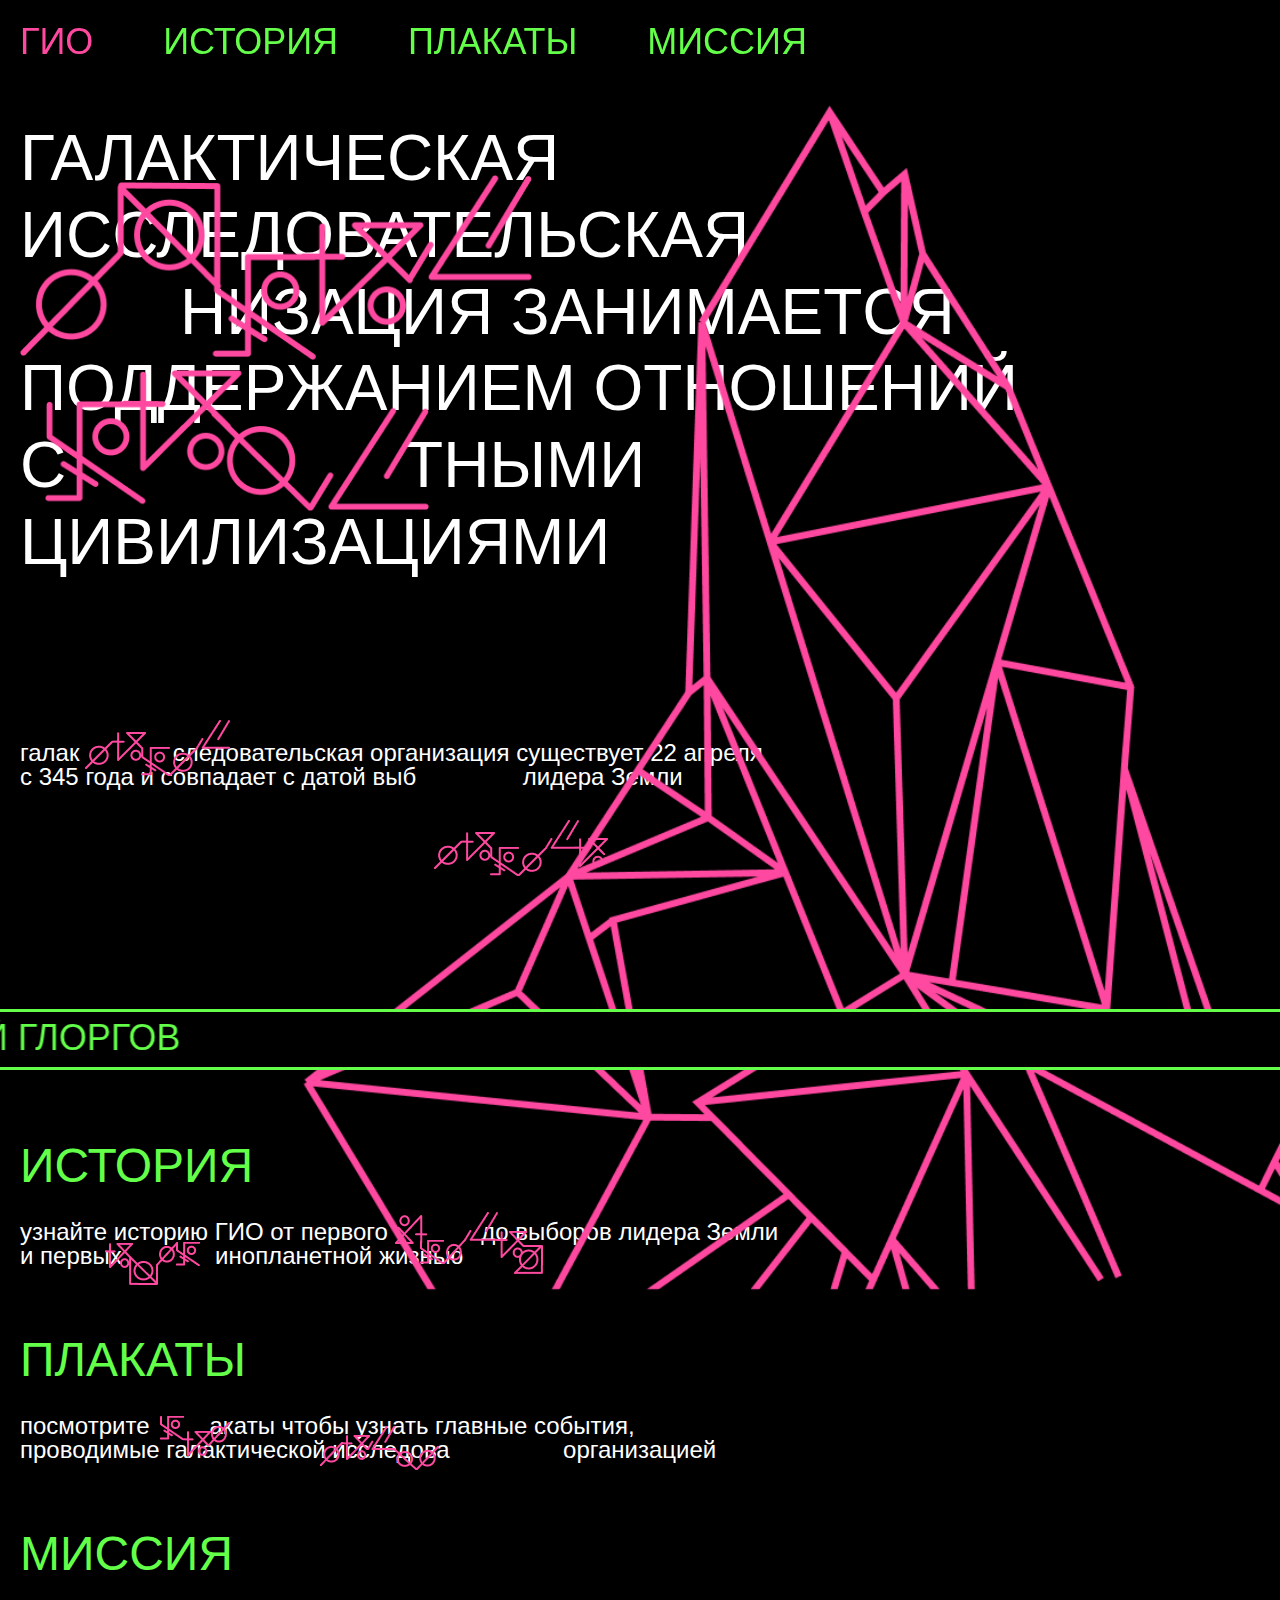
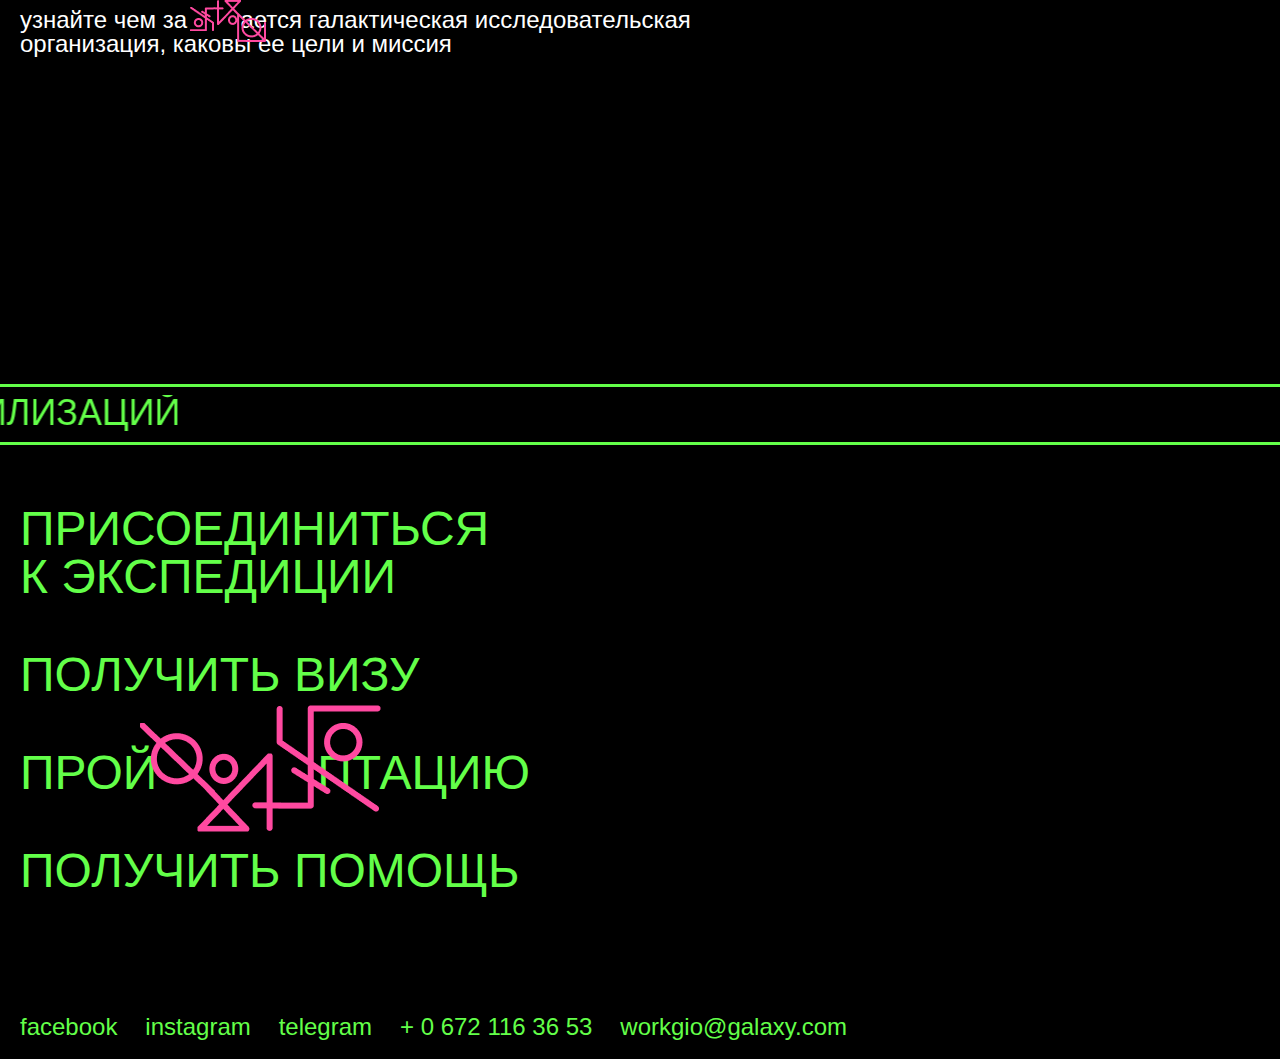
<file: index.html>
<!DOCTYPE html>
<html lang="ru" dir="ltr">
  <head>
    <meta charset="utf-8">
    <title>Галактическая исследовательская организация</title>
    <link rel="stylesheet" href="styles/master.css">
    <script src="js/anime.min.js"></script>
    <meta name='viewport' content='width=device-width,initial-scale=1'/>
  </head>

  <body>

    <div class="navigation">
      <img class="nav_mobile" src="img/letters/nav_mobile.png" alt="">

      <div class="nav-back-block">
        <img class="nav_mobile-back" src="img/letters/nav_mobile-back.png" alt="">
      </div>

      <nav class="nav">
        <a class="is-active" href="index.html" >ГИО</a>
        <a class="int" href="history.html" >ИСТОРИЯ</a>
        <a class="int" href="posters.html" >ПЛАКАТЫ</a>
        <a class="int" href="mission.html" >МИССИЯ</a>
      </nav>
    </div>

    <img class="tower" src="img/tower.png" alt="">

    <div class="content">

      <div class="first block">

        <img id="index-letter-title-1" src="img/letters/index-letter-title-1.png" alt="">
        <img id="index-letter-title-2" src="img/letters/index-letter-title-2.png" alt="">

        <h1 class="big_title font">ГАЛАКТИЧЕСКАЯ ИССЛЕДОВАТЕЛЬСКАЯ  &nbsp;&nbsp;&nbsp;&nbsp;&nbsp;&nbsp;&nbsp;&nbsp;&nbsp;НИЗАЦИЯ ЗАНИМАЕТСЯ ПОДДЕРЖАНИЕМ ОТНОШЕНИЙ С&nbsp;  &nbsp;&nbsp;&nbsp;&nbsp;&nbsp;&nbsp;&nbsp;&nbsp;&nbsp;&nbsp;&nbsp;&nbsp;&nbsp;&nbsp;&nbsp;&nbsp;&nbsp;ТНЫМИ ЦИВИЛИЗАЦИЯМИ</h1>

        <img id="index-letter-desc-1" src="img/letters/index-letter-desc-1.png" alt="">
        <img id="index-letter-desc-2" src="img/letters/index-letter-desc-2.png" alt="">

        <p class="font">галак&nbsp;&nbsp;&nbsp;&nbsp;&nbsp;&nbsp;&nbsp;&nbsp;&nbsp;&nbsp;&nbsp;&nbsp;&nbsp;&nbsp;следовательская организация существует 22 апреля с&nbsp;345 года и&nbsp;совпадает&nbsp;с датой выб&nbsp;&nbsp;&nbsp;&nbsp;&nbsp;&nbsp;&nbsp;&nbsp;&nbsp;&nbsp;&nbsp;&nbsp;&nbsp;&nbsp;&nbsp;&nbsp;лидера Земли</p>

      </div>

      <div class="news_line">
        <hr>
        <marquee direction="right" scrollamount="20" onmouseover="this.stop();" onmouseout="this.start();">

        <p class="news int">ЗЕМЛЯ ЗАКЛЮЧИЛА СОЮЗ С РАССОЙ ГЛОРГОВ ЗЕМЛЯ ЗАКЛЮЧИЛА СОЮЗ С РАССОЙ ГЛОРГОВ ЗЕМЛЯ ЗАКЛЮЧИЛА СОЮЗ С РАССОЙ ГЛОРГОВ ЗЕМЛЯ ЗАКЛЮЧИЛА СОЮЗ С РАССОЙ ГЛОРГОВ ЗЕМЛЯ ЗАКЛЮЧИЛА СОЮЗ С РАССОЙ ГЛОРГОВ ЗЕМЛЯ ЗАКЛЮЧИЛА СОЮЗ С РАССОЙ ГЛОРГОВ ЗЕМЛЯ ЗАКЛЮЧИЛА СОЮЗ С РАССОЙ ГЛОРГОВ ЗЕМЛЯ ЗАКЛЮЧИЛА СОЮЗ С РАССОЙ ГЛОРГОВ</p>

        </marquee>
        <hr>
      </div>


      <div class="second block">
        <div class="history_link section">

          <img id="index-letter-history-1" src="img/letters/index-letter-history-1.png" alt="">
          <img id="index-letter-history-2" src="img/letters/index-letter-history-2.png" alt="">

          <a  class="link_html int" href="history.html">ИСТОРИЯ</a>
          <p class="descr font">узнайте историю ГИО&nbsp;от первого &nbsp;&nbsp;&nbsp;&nbsp;&nbsp;&nbsp;&nbsp;&nbsp;&nbsp;&nbsp;&nbsp;&nbsp;&nbsp;до выборов лидера Земли и&nbsp;первых &nbsp;&nbsp;&nbsp;&nbsp;&nbsp;&nbsp;&nbsp;&nbsp;&nbsp;&nbsp;&nbsp;&nbsp; инопланетной жизнью</p>
        </div>
        <div class="posters_link section">

          <img id="index-letter-poster-1" src="img/letters/index-letter-poster-1.png" alt="">
          <img id="index-letter-poster-2" src="img/letters/index-letter-poster-2.png" alt="">

          <a  class="link_html int" href="posters.html">ПЛАКАТЫ</a>
          <p class="descr font">посмотрите &nbsp;&nbsp;&nbsp;&nbsp;&nbsp;&nbsp;&nbsp;&nbsp;акаты чтобы узнать главные события, проводимые
галактической исследова&nbsp;&nbsp;&nbsp;&nbsp;&nbsp;&nbsp;&nbsp;&nbsp;&nbsp;&nbsp;&nbsp;&nbsp;&nbsp;&nbsp;&nbsp;&nbsp; организацией</p>
        </div>
        <div class="mission_link section">

          <img id="index-letter-mission" src="img/letters/index-letter-mission.png" alt="">

          <a  class="link_html int" href="mission.html">МИССИЯ</a>
          <p class="descr font">узнайте чем за&nbsp;&nbsp;&nbsp;&nbsp;&nbsp;&nbsp;&nbsp;&nbsp;ается галактическая исследовательская организация, каковы&nbsp;ее цели и&nbsp;миссия</p>
        </div>
      </div>

      <div class="servises">
        <div class="third block">
          <p class="serv_title">УСЛУГИ</p>
        </div>
        <div class="news_line_second">
          <hr>

          <marquee direction="right" scrollamount="20" onmouseover="this.stop();" onmouseout="this.start();">
          <p  class="news int">НА СПУТНИКЕ КЕПЛЕРА В ГАЛАКТИКЕ АНДРОМЕДА НАЙДЕНЫ ОСТАТКИ ДРЕВНИХ ЦИВИЛИЗАЦИЙ НА СПУТНИКЕ КЕПЛЕРА В ГАЛАКТИКЕ АНДРОМЕДА НАЙДЕНЫ ОСТАТКИ ДРЕВНИХ ЦИВИЛИЗАЦИЙ НА СПУТНИКЕ КЕПЛЕРА В ГАЛАКТИКЕ АНДРОМЕДА НАЙДЕНЫ ОСТАТКИ ДРЕВНИХ ЦИВИЛИЗАЦИЙ НА СПУТНИКЕ КЕПЛЕРА В ГАЛАКТИКЕ АНДРОМЕДА НАЙДЕНЫ ОСТАТКИ ДРЕВНИХ ЦИВИЛИЗАЦИЙ</p>
          </marquee>

          <hr>
        </div>
        <div class="third block">

          <img id="index-letter-adaptation" src="img/letters/index-letter-adaptation.png" alt="">

          <p class="link_none int" href="#">ПРИСОЕДИНИТЬСЯ К&nbsp;ЭКСПЕДИЦИИ</p>
          <p class="link_none int" href="#">ПОЛУЧИТЬ ВИЗУ</p>
          <p class="link_none int" href="#">ПРОЙ&nbsp;&nbsp;&nbsp;&nbsp;&nbsp;&nbsp;&nbsp;&nbsp;&nbsp;&nbsp;&nbsp;&nbsp;ПТАЦИЮ</p>
          <p class="link_none int" href="#">ПОЛУЧИТЬ ПОМОЩЬ</p>
        </div>
      </div>

      <footer>
        <a class="link_footer int" href="#">facebook</a>
        <a class="link_footer int" href="#">instagram</a>
        <a class="link_footer int" href="#">telegram</a>
        <a class="link_footer int" href="#">+ 0 672 116 36 53</a>
        <a class="link_footer int" href="#">workgio@galaxy.com</a>
      </footer>

    </div>
    <script src="js/index.js"></script>
  </body>
</html>
</file>
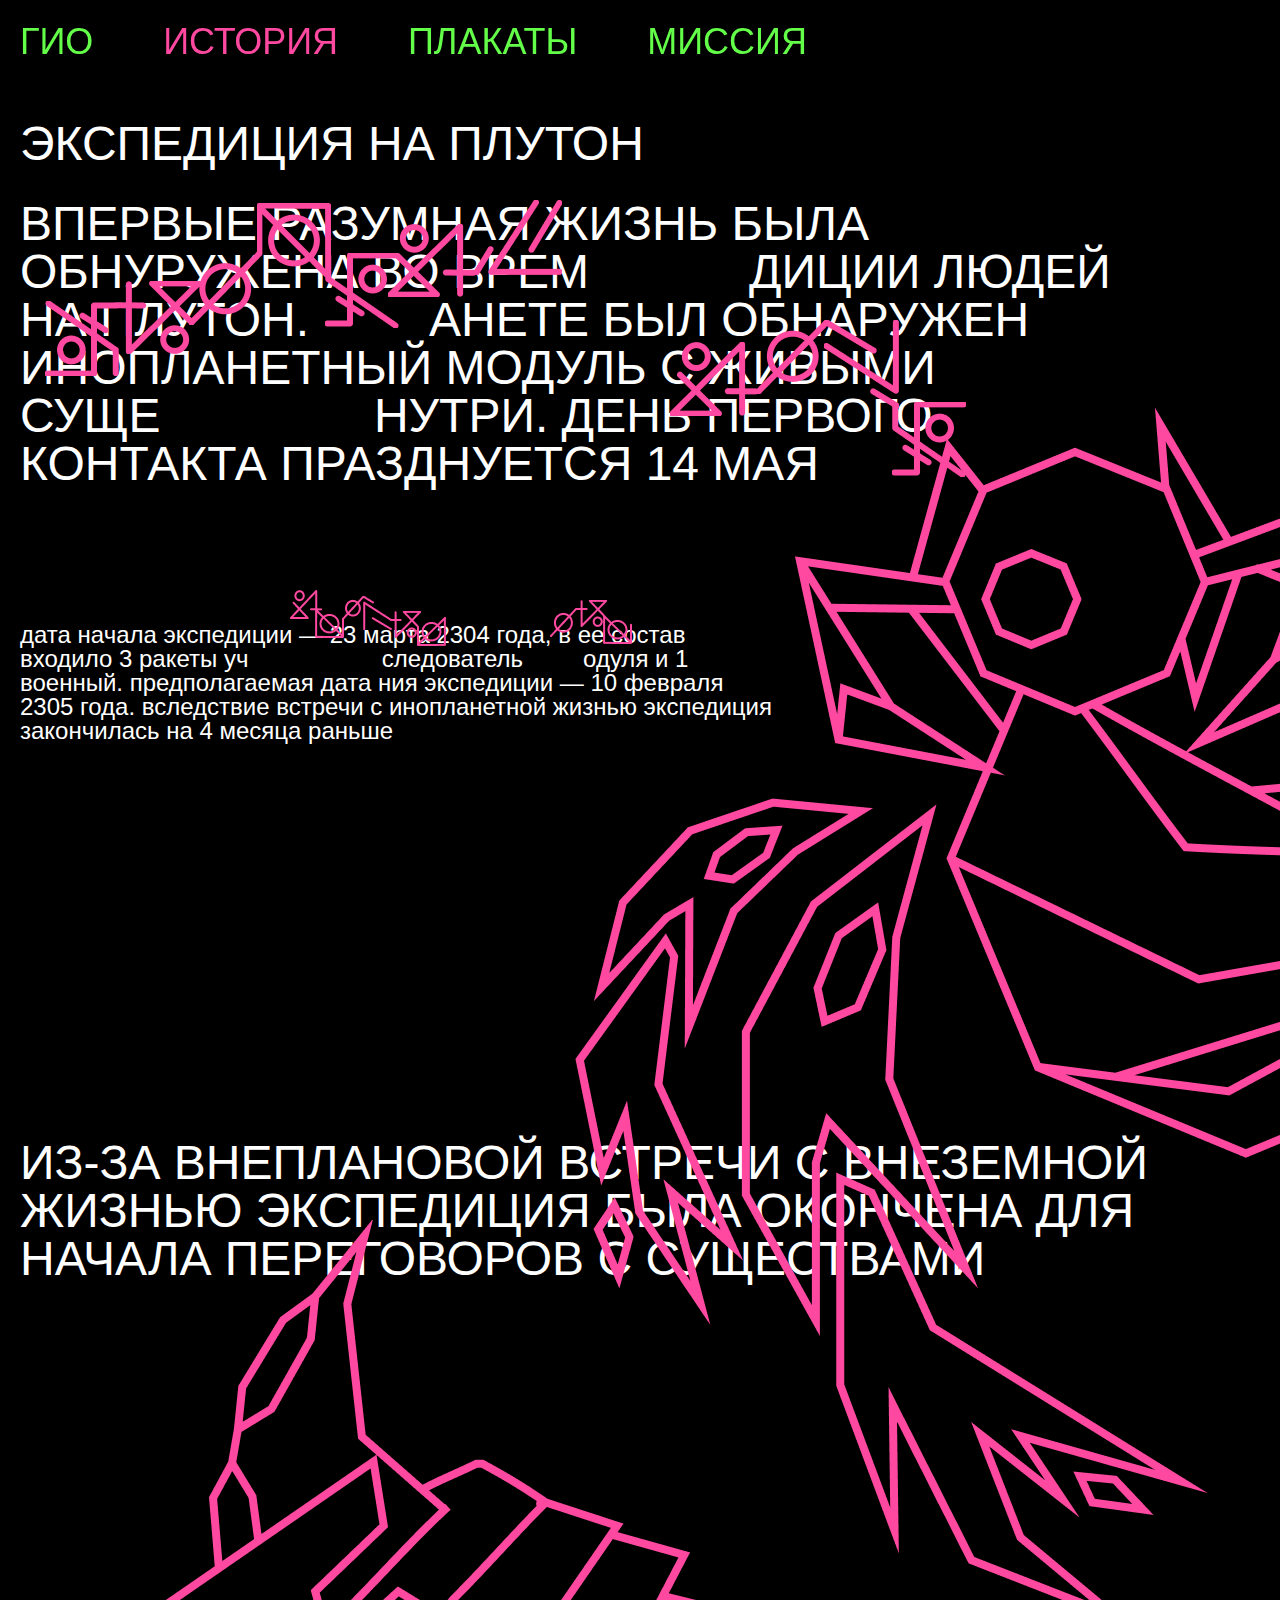
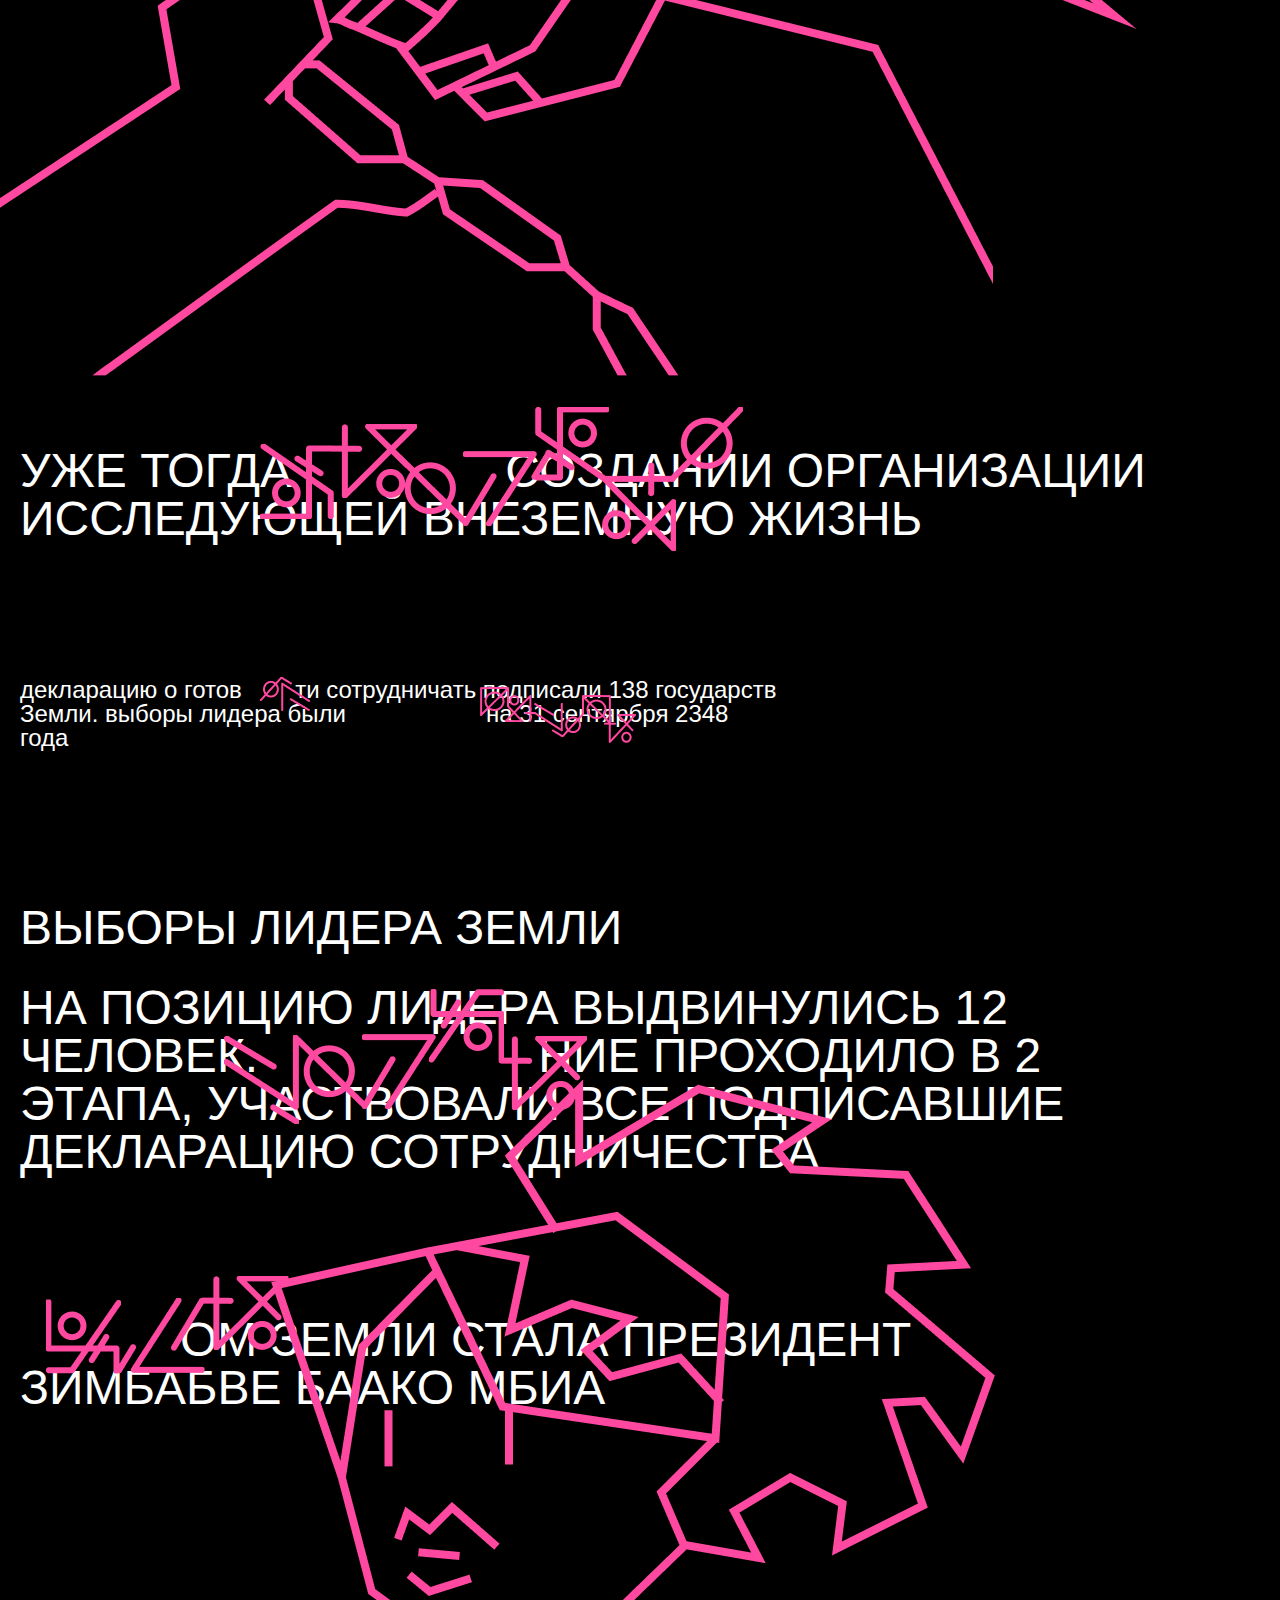
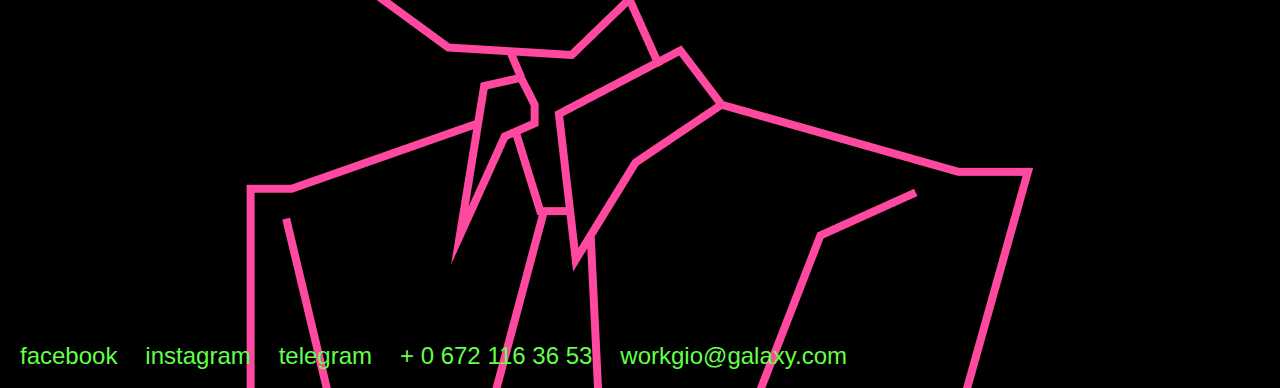
<file: history.html>
<!DOCTYPE html>
<html lang="ru" dir="ltr">
  <head>
    <meta charset="utf-8">
    <title>Галактическая исследовательская организация</title>
    <link rel="stylesheet" href="styles/master.css">
    <script src="js/anime.min.js"></script>
    <meta name='viewport' content='width=device-width,initial-scale=1'/>
    <script src="js/jquery-3.5.1.min.js"></script>
  </head>

  <body>

    <div class="navigation">
      <img class="nav_mobile" src="img/letters/nav_mobile.png" alt="">

      <div class="nav-back-block">
        <img class="nav_mobile-back" src="img/letters/nav_mobile-back.png" alt="">
      </div>

      <nav class="nav">
        <a class="int " href="index.html" >ГИО</a>
        <a class="is-active" href="history.html" >ИСТОРИЯ</a>
        <a class="int " href="posters.html" >ПЛАКАТЫ</a>
        <a class="int " href="mission.html" >МИССИЯ</a>
      </nav>
    </div>

    <div class="content">

      <img class="pluto" src="img/pluto.png" alt="">
      <img class="alien-hands" src="img/alien-hands.png" alt="">

      <img class="president" src="img/president.png" alt="">

        <div class="first-history block">

          <img id="history-letter-title-1" src="img/letters/history-letter-title-1.png" alt="">
          <img id="history-letter-title-2" src="img/letters/history-letter-title-2.png" alt="">
          <img id="history-letter-desc-1" src="img/letters/history-letter-desc-1.png" alt="">
          <img id="history-letter-desc-2" src="img/letters/history-letter-desc-2.png" alt="">

          <h2 class="history title font" >ЭКСПЕДИЦИЯ НА ПЛУТОН</h2>
          <h2 class="history_descr font" >ВПЕРВЫЕ РАЗУМНАЯ ЖИЗНЬ БЫЛА ОБНУРУЖЕНА ВО&nbsp;ВРЕМ&nbsp;&nbsp;&nbsp;&nbsp;&nbsp;&nbsp;&nbsp;&nbsp;&nbsp;&nbsp;&nbsp;&nbsp;ДИЦИИ ЛЮДЕЙ НА ПЛУТОН.
  &nbsp;&nbsp;&nbsp;&nbsp;&nbsp;&nbsp;&nbsp;&nbsp;АНЕТЕ БЫЛ ОБНАРУЖЕН ИНОПЛАНЕТНЫЙ МОДУЛЬ С ЖИВЫМИ СУЩЕ&nbsp;&nbsp;&nbsp;&nbsp;&nbsp;&nbsp;&nbsp;&nbsp;&nbsp;&nbsp;&nbsp;&nbsp;&nbsp;&nbsp;&nbsp;&nbsp;НУТРИ. ДЕНЬ ПЕРВОГО КОНТАКТА ПРАЗДНУЕТСЯ 14 МАЯ</h2>

          <p class="font">дата начала экспедиции — 23 марта 2304 года, в&nbsp;ее&nbsp;состав входило
  3 ракеты уч&nbsp;&nbsp;&nbsp;&nbsp;&nbsp;&nbsp;&nbsp;&nbsp;&nbsp;&nbsp;&nbsp;&nbsp;&nbsp;&nbsp;&nbsp;&nbsp;&nbsp;&nbsp;&nbsp;&nbsp;следователь&nbsp;&nbsp;&nbsp;&nbsp;&nbsp;&nbsp;&nbsp;&nbsp;&nbsp;одуля&nbsp;и 1 военный. предполагаемая дата ния экспедиции — 10 февраля 2305 года. вследствие встречи&nbsp;с инопланетной жизнью экспедиция закончилась&nbsp;на 4 месяца раньше</p>

      </div>

      <div class="second-history block">
        <h2 class=" history_text font" >ИЗ-ЗА ВНЕПЛАНОВОЙ ВСТРЕЧИ С&nbsp;ВНЕЗЕМНОЙ ЖИЗНЬЮ ЭКСПЕДИЦИЯ БЫЛА ОКОНЧЕНА
ДЛЯ НАЧАЛА ПЕРЕГОВОРОВ С&nbsp;СУЩЕСТВАМИ</h2>

      </div>

      <div class="third-history block">
        <img id="history-letter-title-3" src="img/letters/history-letter-title-3.png" alt="">
        <img id="history-letter-desc-3" src="img/letters/history-letter-desc-3.png" alt="">
        <img id="history-letter-desc-4" src="img/letters/history-letter-desc-4.png" alt="">
        <h2 class="history_descr font" >УЖЕ ТОГДА&nbsp;&nbsp;&nbsp;&nbsp;&nbsp;&nbsp;&nbsp;&nbsp;&nbsp;&nbsp;&nbsp;&nbsp;&nbsp;&nbsp;&nbsp;&nbsp;СОЗДАНИИ ОРГАНИЗАЦИИ ИССЛЕДУЮЩЕЙ ВНЕЗЕМНУЮ ЖИЗНЬ</h2>

        <p class="font">декларацию о готов&nbsp;&nbsp;&nbsp;&nbsp;&nbsp;&nbsp;&nbsp;&nbsp;ти сотрудничать подписали 138 государств Земли. выборы лидера были &nbsp;&nbsp;&nbsp;&nbsp;&nbsp;&nbsp;&nbsp;&nbsp;&nbsp;&nbsp;&nbsp;&nbsp;&nbsp;&nbsp;&nbsp;&nbsp;&nbsp;&nbsp;&nbsp;&nbsp;на 31 сентярбря 2348 года</p>

      </div>

      <div class="forth-history block">
        <img id="history-letter-title-4" src="img/letters/history-letter-title-4.png" alt="">
        <h2 class="history title font" >ВЫБОРЫ ЛИДЕРА ЗЕМЛИ</h2>
        <h2 class="history_descr font" >НА ПОЗИЦИЮ ЛИДЕРА ВЫДВИНУЛИСЬ 12 ЧЕЛОВЕК. &nbsp;&nbsp;&nbsp;&nbsp;&nbsp;&nbsp;&nbsp;&nbsp;&nbsp;&nbsp;&nbsp;&nbsp;&nbsp;&nbsp;&nbsp;&nbsp;&nbsp;&nbsp;&nbsp;&nbsp;НИЕ ПРОХОДИЛО В 2 ЭТАПА, УЧАСТВОВАЛИ ВСЕ ПОДПИСАВШИЕ ДЕКЛАРАЦИЮ СОТРУДНИЧЕСТВА</h2>

      </div>

      <div class="fifth-history block">
        <img id="history-letter-title-5" src="img/letters/history-letter-title-5.png" alt="">
        <h2 class=" history_descr font" >&nbsp;&nbsp;&nbsp;&nbsp;&nbsp;&nbsp;&nbsp;&nbsp;&nbsp;&nbsp;&nbsp;&nbsp;ОМ ЗЕМЛИ СТАЛА ПРЕЗИДЕНТ ЗИМБАБВЕ БААКО МБИА</h2>

      </div>


      <footer>
        <a class="link_footer int" href="#">facebook</a>
        <a class="link_footer int" href="#">instagram</a>
        <a class="link_footer int" href="#">telegram</a>
        <a class="link_footer int" href="#">+ 0 672 116 36 53</a>
        <a class="link_footer int" href="#">workgio@galaxy.com</a>
      </footer>

    </div>
    <script src="js/index.js"></script>
  </body>
</html>
</file>
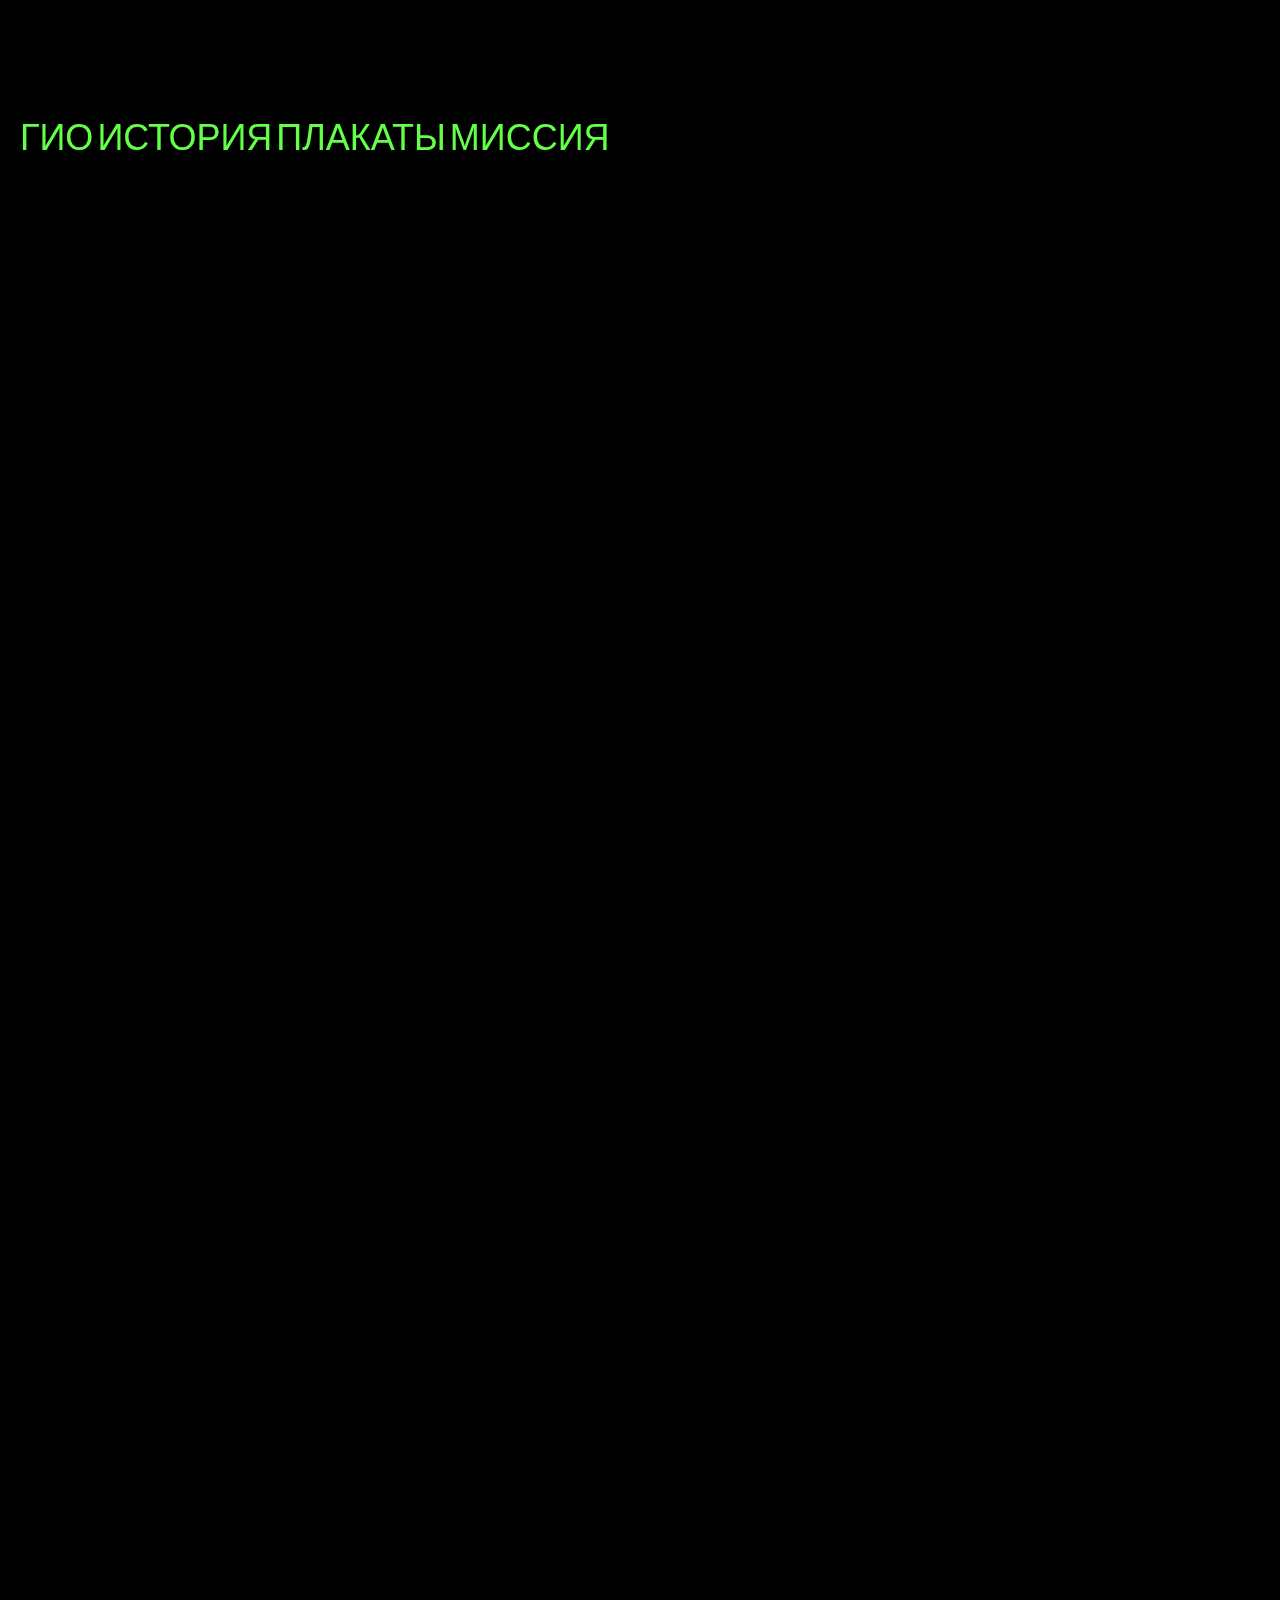
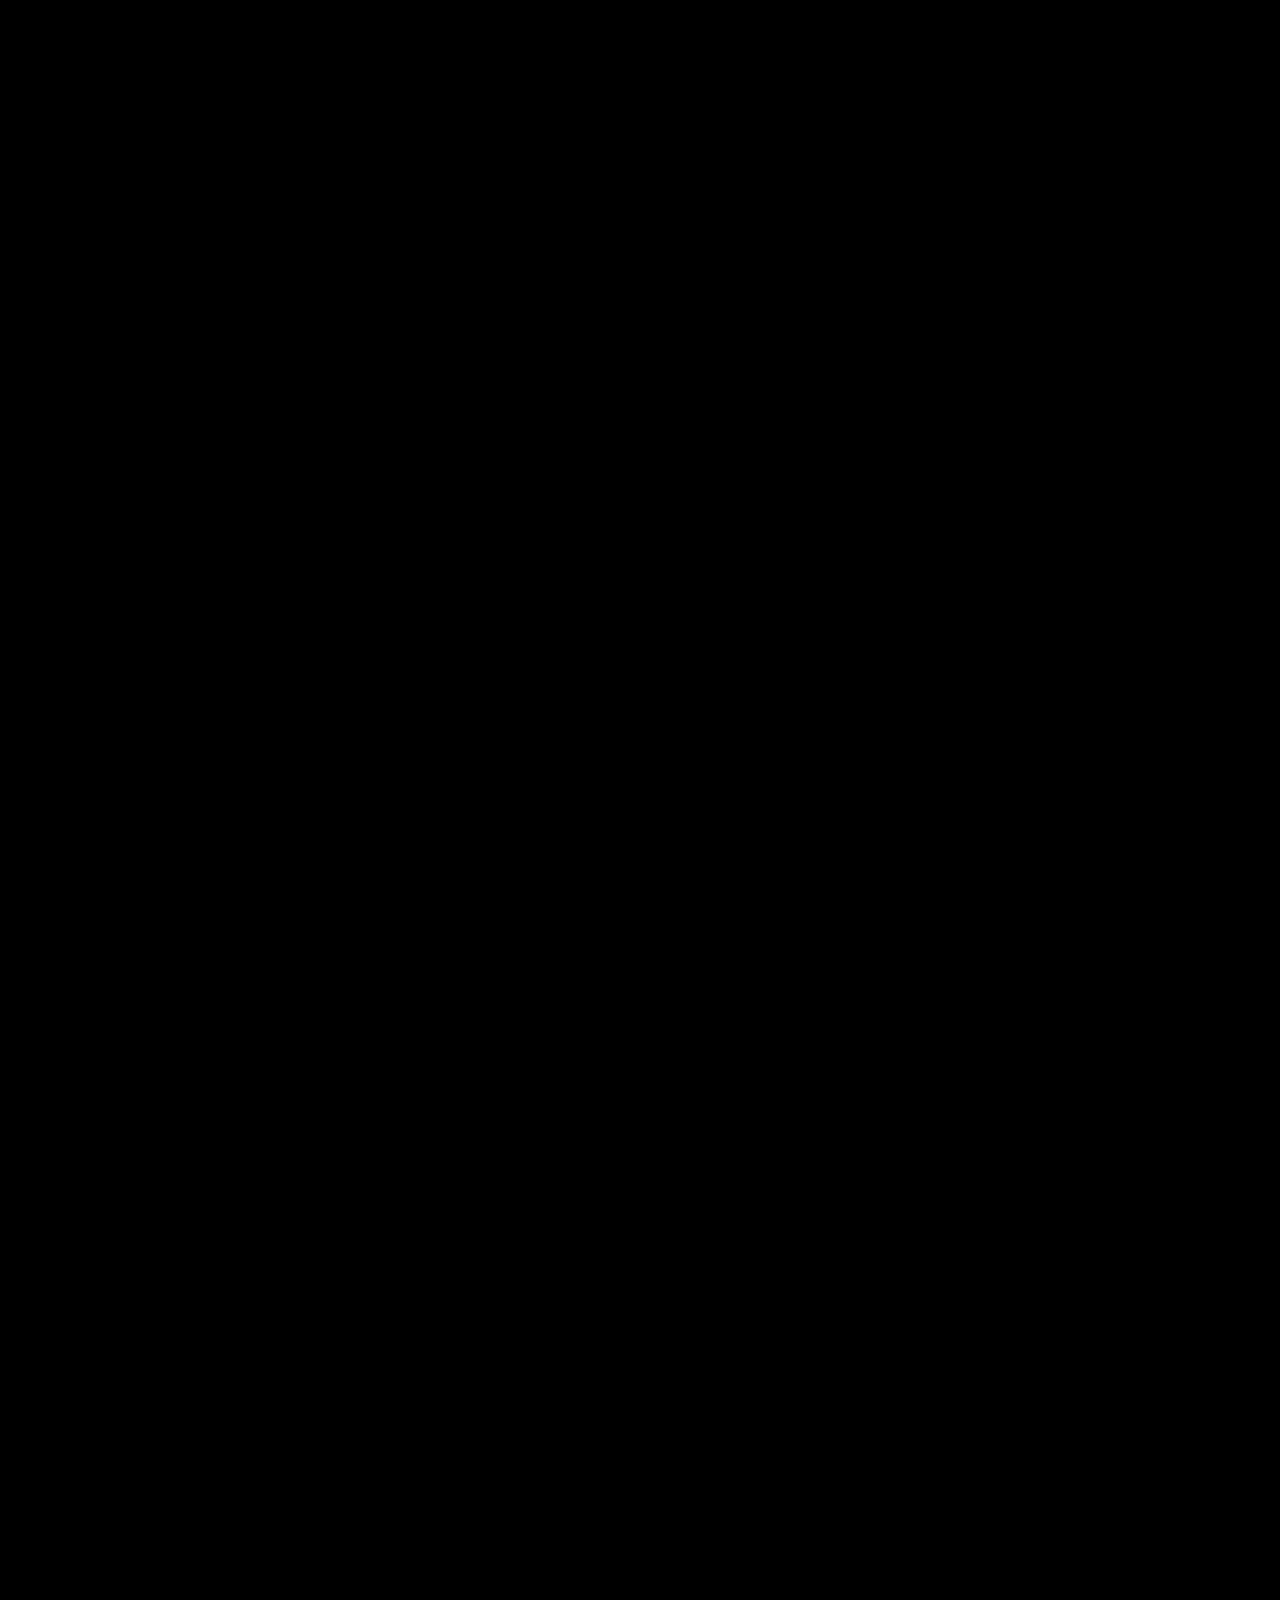
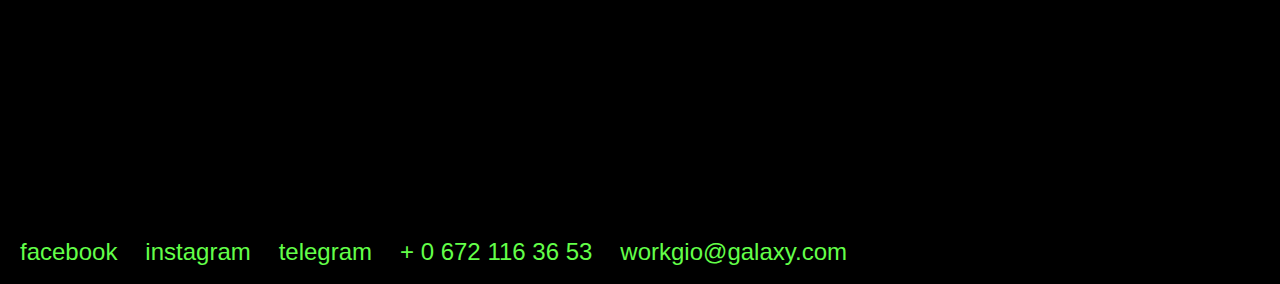
<file: index-history.html>
<!DOCTYPE html>
<html lang="ru" dir="ltr">
  <head>
    <meta charset="utf-8">
    <title>Галактическая исследовательская организация</title>
    <link rel="stylesheet" href="styles/master.css">
    <script src="js/anime.min.js"></script>
    <meta name='viewport' content='width=device-width,initial-scale=1'/>
    </script>
  </head>

  <body>

    <!-- <img class="tower" src="img/tower.png" alt=""> -->

    <div class="content">

        <div class="first block">
          <div class="navigation">
            <nav>
              <a href="index.html" >ГИО</a>
              <a href="index-history.html" >ИСТОРИЯ</a>
              <a href="index-posters.html" >ПЛАКАТЫ</a>
              <a href="index-mission.html" >МИССИЯ</a>
            </nav>
          </div>

          <h2 class="history title" >ЭКСПЕДИЦИЯ НА ПЛУТОН</h2>
          <h2 class="history_descr" >ВПЕРВЫЕ РАЗУМНАЯ ЖИЗНЬ БЫЛА ОБНУРУЖЕНА ВО ВРЕМЯ ЭКСПЕДИЦИИ ЛЮДЕЙ НА ПЛУТОН.
  НА ПЛАНЕТЕ БЫЛ ОБНАРУЖЕН ИНОПЛАНЕТНЫЙ МОДУЛЬ С ЖИВЫМИ СУЩЕСТВАМИ ВНУТРИ. ДЕНЬ ПЕРВОГО КОНТАКТА ПРАЗДНУЕТСЯ 14 МАЯ</h2>

          <p>дата начала экспедиции — 23 марта 2304 года, в ее состав входило
  3 ракеты с учеными, 5 исследовательских модуля и 1 военный. предполагаемая дата окончания экспедиции — 10 февраля 2305 года. вследствие встречи с инопланетной жизнью экспедиция закончилась на 4 месяца раньше</p>

      </div>

      <div class="second-history block">
        <h2 class="history_text" >ИЗ-ЗА ВНЕПЛАНОВОЙ ВСТРЕЧИ С ВНЕЗЕМНОЙ ЖИЗНЬЮ ЭКСПЕДИЦИЯ БЫЛА ОКОНЧЕНА
ДЛЯ НАЧАЛА ПЕРЕГОВОРОВ С СУЩЕСТВАМИ</h2>

      </div>

      <div class="third-history block">
        <h2 class="history_descr" >УЖЕ ТОГДА ВСТАЛ ВОПРОС О СОЗДАНИИ ОРГАНИЗАЦИИ ИССЛЕДУЮЩЕЙ ВНЕЗЕМНУЮ ЖИЗНЬ И ВЕДУЩЕЙ ПЕРЕГОВОРЫ С НЕЙ</h2>

        <p>декларацию о готовности сотрудничать подписали 138 государств Земли. выборы лидера были назначены на 31 сентярбря 2348 года</p>

      </div>

      <div class="forth-history block">
        <h2 class="history title" >ВЫБОРЫ ЛИДЕРА ЗЕМЛИ</h2>
        <h2 class="history_descr" >НА ПОЗИЦИЮ ЛИДЕРА ВЫДВИНУЛИСЬ 12 ЧЕЛОВЕК. ГОЛОСОВАНИЕ ПРОХОДИЛО В 2 ЭТАПА В НЕМ УЧАСТВОВАЛИ ВСЕ ПОДПИСАВШИЕ ДЕКЛАРАЦИЮ О СОТРУДНИЧЕСТВЕ</h2>

      </div>

      <div class="fifth-history block">
        <h2 class="history_descr" >ЛИДЕРОМ ЗЕМЛИ СТАЛА ПРЕЗИДЕНТ ЗИМБАБВЕ БААКО МБИА</h2>

      </div>


      <footer>
        <a class="link_footer" href="#">facebook</a>
        <a class="link_footer" href="#">instagram</a>
        <a class="link_footer" href="#">telegram</a>
        <a class="link_footer" href="#">+ 0 672 116 36 53</a>
        <a class="link_footer" href="#">workgio@galaxy.com</a>
      </footer>

    </div>
    <script src="js/index.js"></script>
  </body>
</html>
</file>
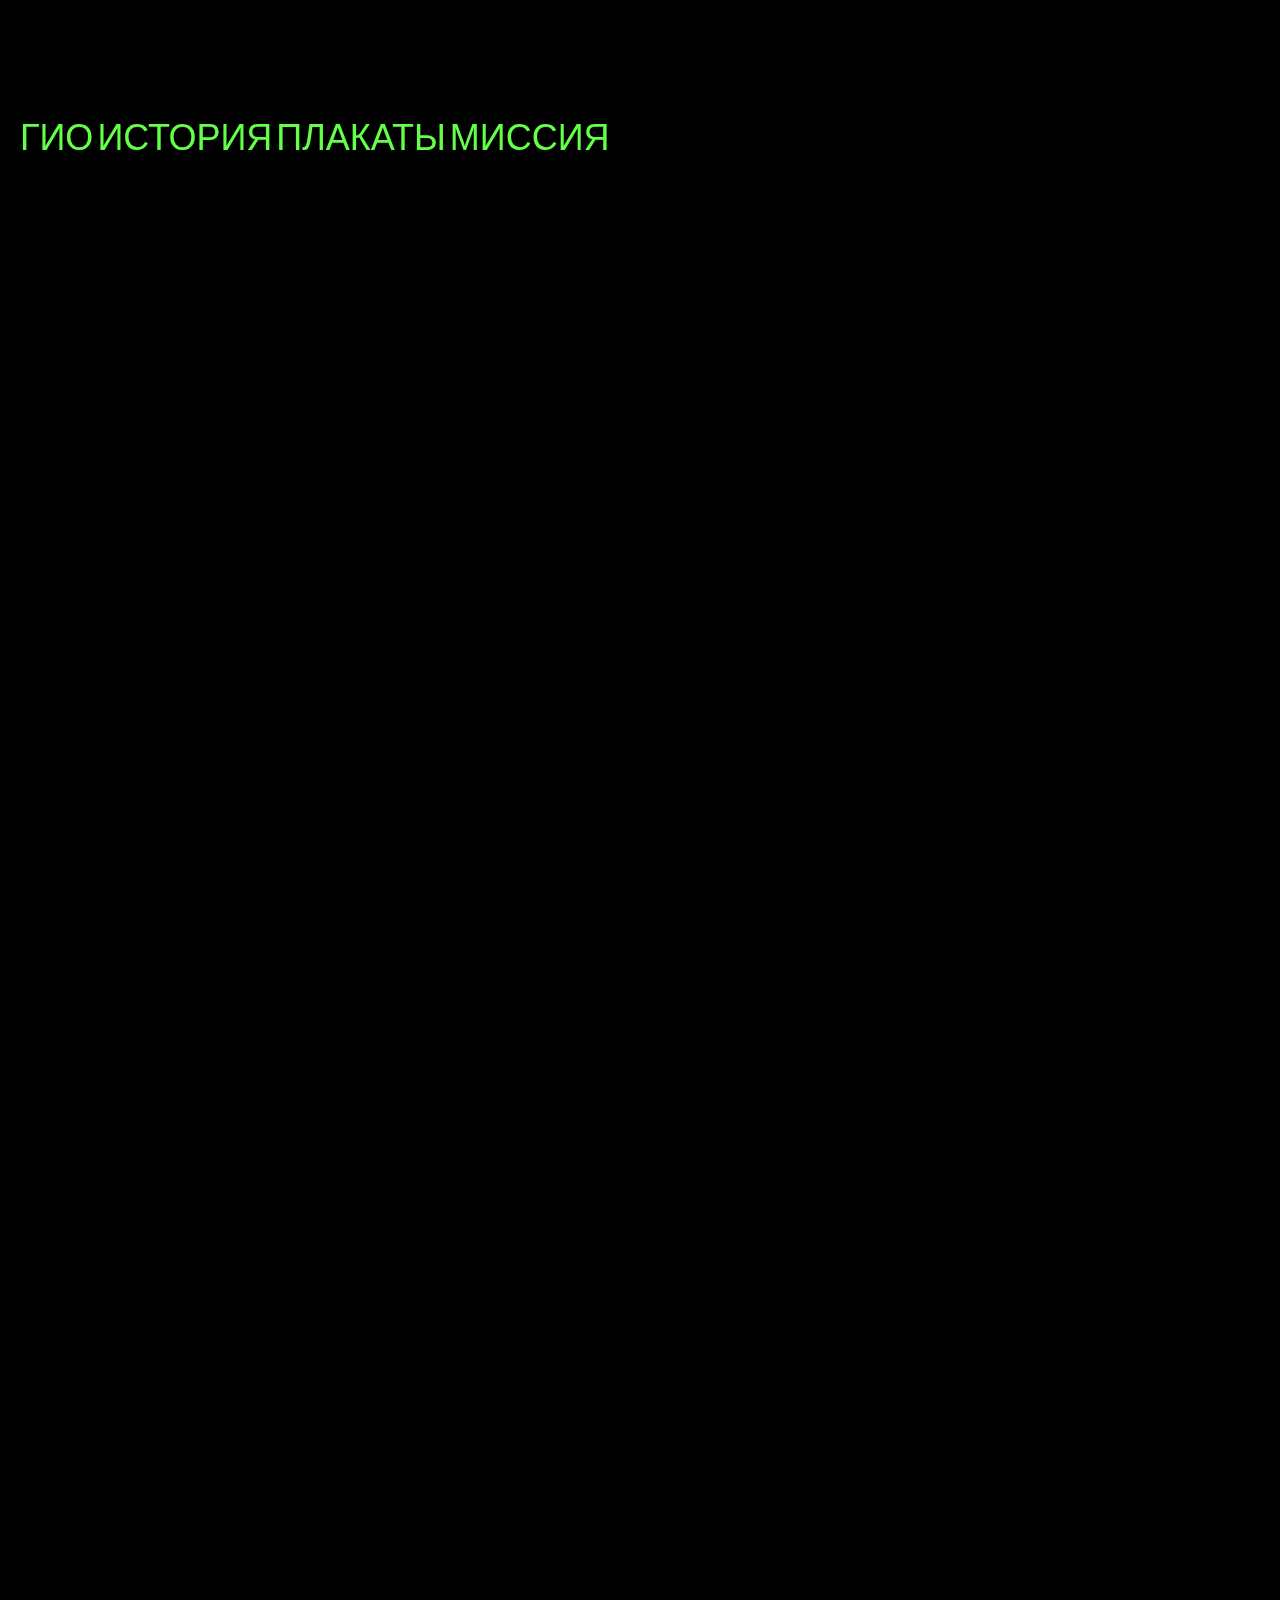
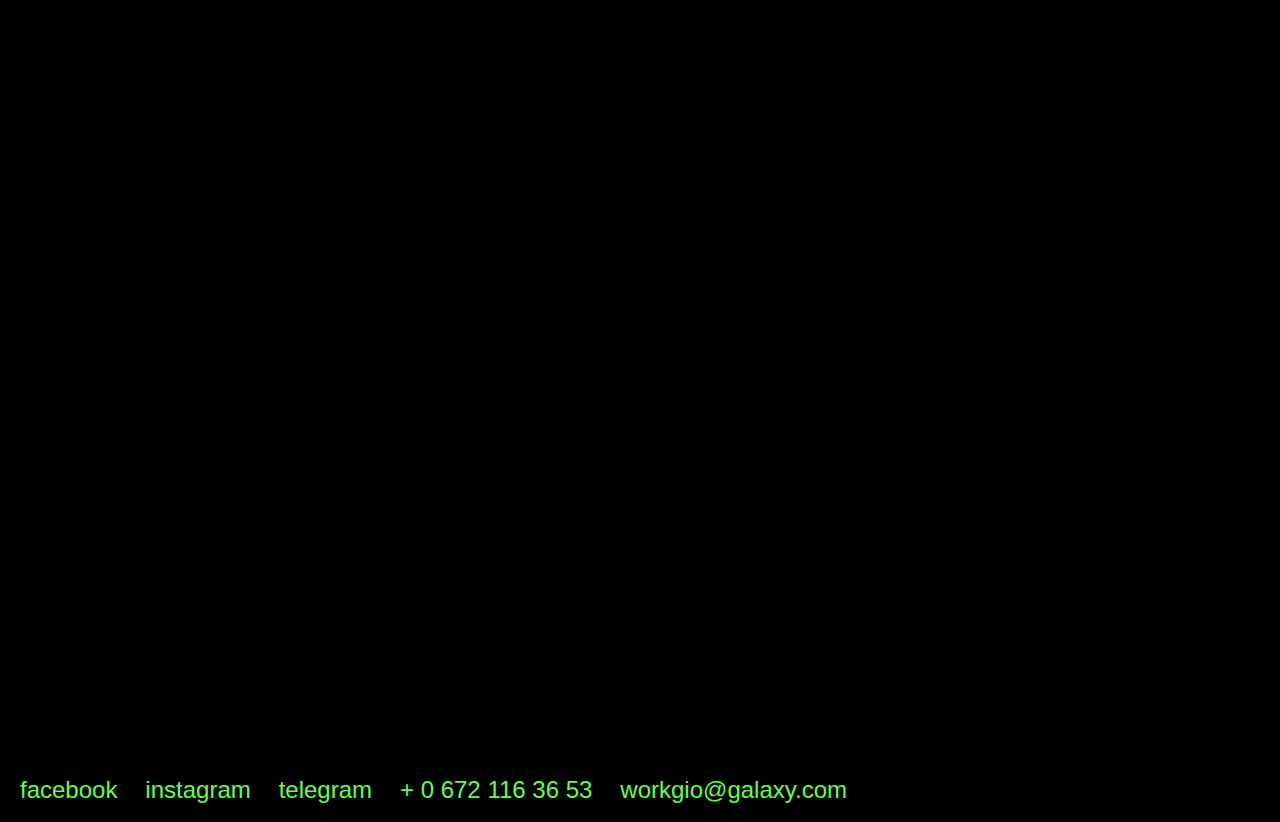
<file: index-mission.html>
<!DOCTYPE html>
<html lang="ru" dir="ltr">
  <head>
    <meta charset="utf-8">
    <title>Галактическая исследовательская организация</title>
    <link rel="stylesheet" href="styles/master.css">
    <script src="js/anime.min.js"></script>
    <meta name='viewport' content='width=device-width,initial-scale=1'/>
    </script>
  </head>

  <body>

    <!-- <img class="tower" src="img/tower.png" alt=""> -->

    <div class="content">

        <div class="first block">
          <div class="navigation">
            <nav>
              <a href="index.html" >ГИО</a>
              <a href="index-history.html" >ИСТОРИЯ</a>
              <a href="index-posters.html" >ПЛАКАТЫ</a>
              <a href="index-mission.html" >МИССИЯ</a>
            </nav>
          </div>

        <h2 class="mission_descr" >МИССИЯ ГИО СОСТОИТ В ПОДДЕРЖАНИИ МИРА С СОЮЗНЫМИ ЦИВИЛИЗАЦИЯМИ И ИССЛЕДОВАНИИ ИХ ИСТОРИИ</h2>
        <p>именно так миссия гио прописана в положении о внепланетном сотрудничестве и мирном соглашении</p>

        </div>

      <div class="second-mission block">

        <h2 class="mission title" >ПРИНЦИПЫ ГИО</h2>
        <h2 class="mission title" >РАВНОПРАВИЕ ВСЕЙ РАЗУМНОЙ ЖИЗНИ</h2>
        <h2 class="mission title" >ОТКАЗ ОТ ПРИМЕНЕНИЯ СИЛЫ</h2>
        <h2 class="mission title" >НЕВМЕШАТЕЛЬСТВО ВО ВНУТРЕННИЕ ДЕЛА ЦИВИЛИЗАЦИЙ</h2>


      </div>

      <div class="third-mission block">

        <h2>ИЗ-ЗА ВЫСОКОЙ МИГРАЦИИ ЛЮДЕЙ НА ДРУГИЕ ПЛАНЕТЫ БЫЛО ПОСТРОЕНО ПОСОЛЬСТВО ЗЕМЛИ. КРОМЕ ТОГО ОНО ЗАКРЕПЛЯЕТ СОЮЗ ЛЮДЕЙ И ГЛОРГОВ</h2>

      </div>

      <div class="forth-mission block">

        <h2>В ПОСОЛЬСТВЕ ПОМОГАЮТ ЛЮДЯМ И ГЛОРГАМ, ЕСЛИ У НИХ ВОЗНИКАЮТ ПОБЛЕМЫ НА ПЛАНЕТЕ</h2>

      </div>

      <div class="fifth-mission block">

        <h2>КУПИТЬ СПРАВОЧНИК</h2>

      </div>


      <footer>
        <a class="link_footer" href="#">facebook</a>
        <a class="link_footer" href="#">instagram</a>
        <a class="link_footer" href="#">telegram</a>
        <a class="link_footer" href="#">+ 0 672 116 36 53</a>
        <a class="link_footer" href="#">workgio@galaxy.com</a>
      </footer>

    </div>
    <script src="js/index.js"></script>
  </body>
</html>
</file>
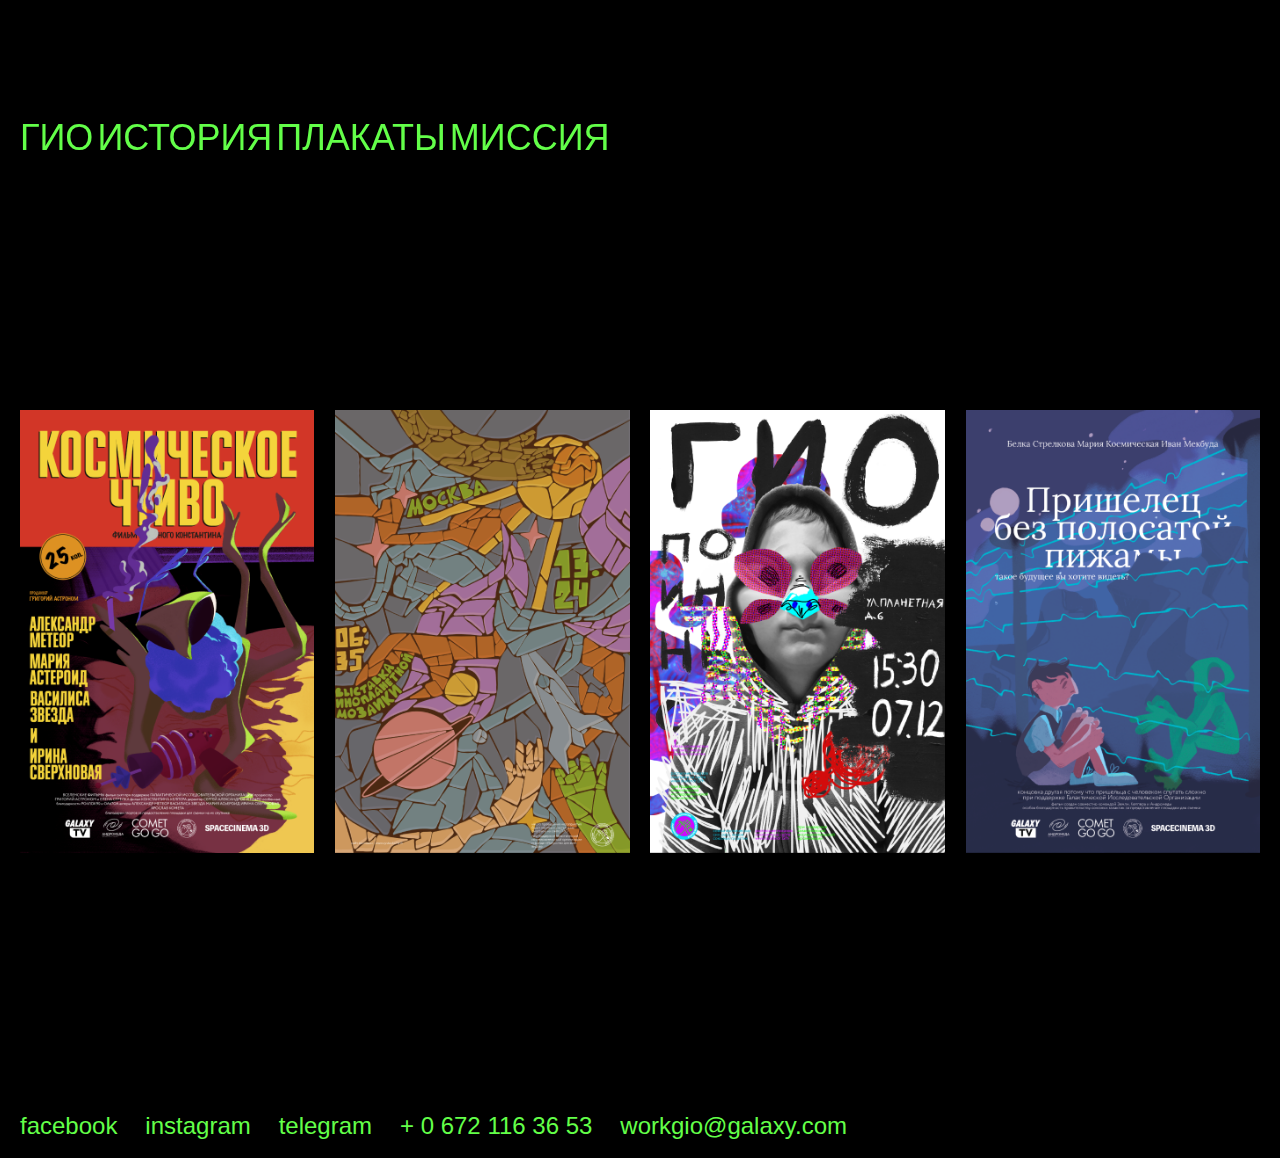
<file: index-posters.html>
<!DOCTYPE html>
<html lang="ru" dir="ltr">
  <head>
    <meta charset="utf-8">
    <title>Галактическая исследовательская организация</title>
    <link rel="stylesheet" href="styles/master.css">
    <script src="js/anime.min.js"></script>
    <meta name='viewport' content='width=device-width,initial-scale=1'/>
    </script>
  </head>

  <body>

    <!-- <img class="tower" src="img/tower.png" alt=""> -->

    <div class="content">


        <div class="first-posters block">
          <div class="navigation">
            <nav>
              <a href="index.html" >ГИО</a>
              <a href="index-history.html" >ИСТОРИЯ</a>
              <a href="index-posters.html" >ПЛАКАТЫ</a>
              <a href="index-mission.html" >МИССИЯ</a>
            </nav>
          </div>

        <h2 class="title" >ПЛАКАТЫ</h2>
        <h2 class="posters_descr" >ПЛАКАТЫ ЯВЛЯЮТСЯ ОСНОВНЫМ СРЕДСТВОМ КОММУНИКАЦИИ У ИЗВЕСТНЫХ НАМ ИНОПЛАНЕТНЫХ ЦИВИЛИЗАЦИЙ</h2>

        </div>



      <div class="posters">

        <div class="pulp poster_section">
          <img class="poster_img" src="img/pulp_fiction.png" alt="">
          <p class="poster_descr" >фестиваль кино</p>
        </div>

        <div class="mosaic poster_section">
          <img class="poster_img" src="img/mosaic.png" alt="">
          <p class="poster_descr" >выставка инопланетной мозаики</p>
        </div>

        <div class="fashion poster_section">
          <img class="poster_img" src="img/fashion.png" alt="">
          <p class="poster_descr" >показ космических скафандров</p>
        </div>

        <div class="pijama poster_section">
          <img class="poster_img" src="img/boy_pijama.png" alt="">
          <p class="poster_descr" >фестиваль кино</p>
        </div>

      </div>

      <footer>
        <a class="link_footer" href="#">facebook</a>
        <a class="link_footer" href="#">instagram</a>
        <a class="link_footer" href="#">telegram</a>
        <a class="link_footer" href="#">+ 0 672 116 36 53</a>
        <a class="link_footer" href="#">workgio@galaxy.com</a>
      </footer>

    </div>
    <script src="js/index.js"></script>
  </body>
</html>
</file>
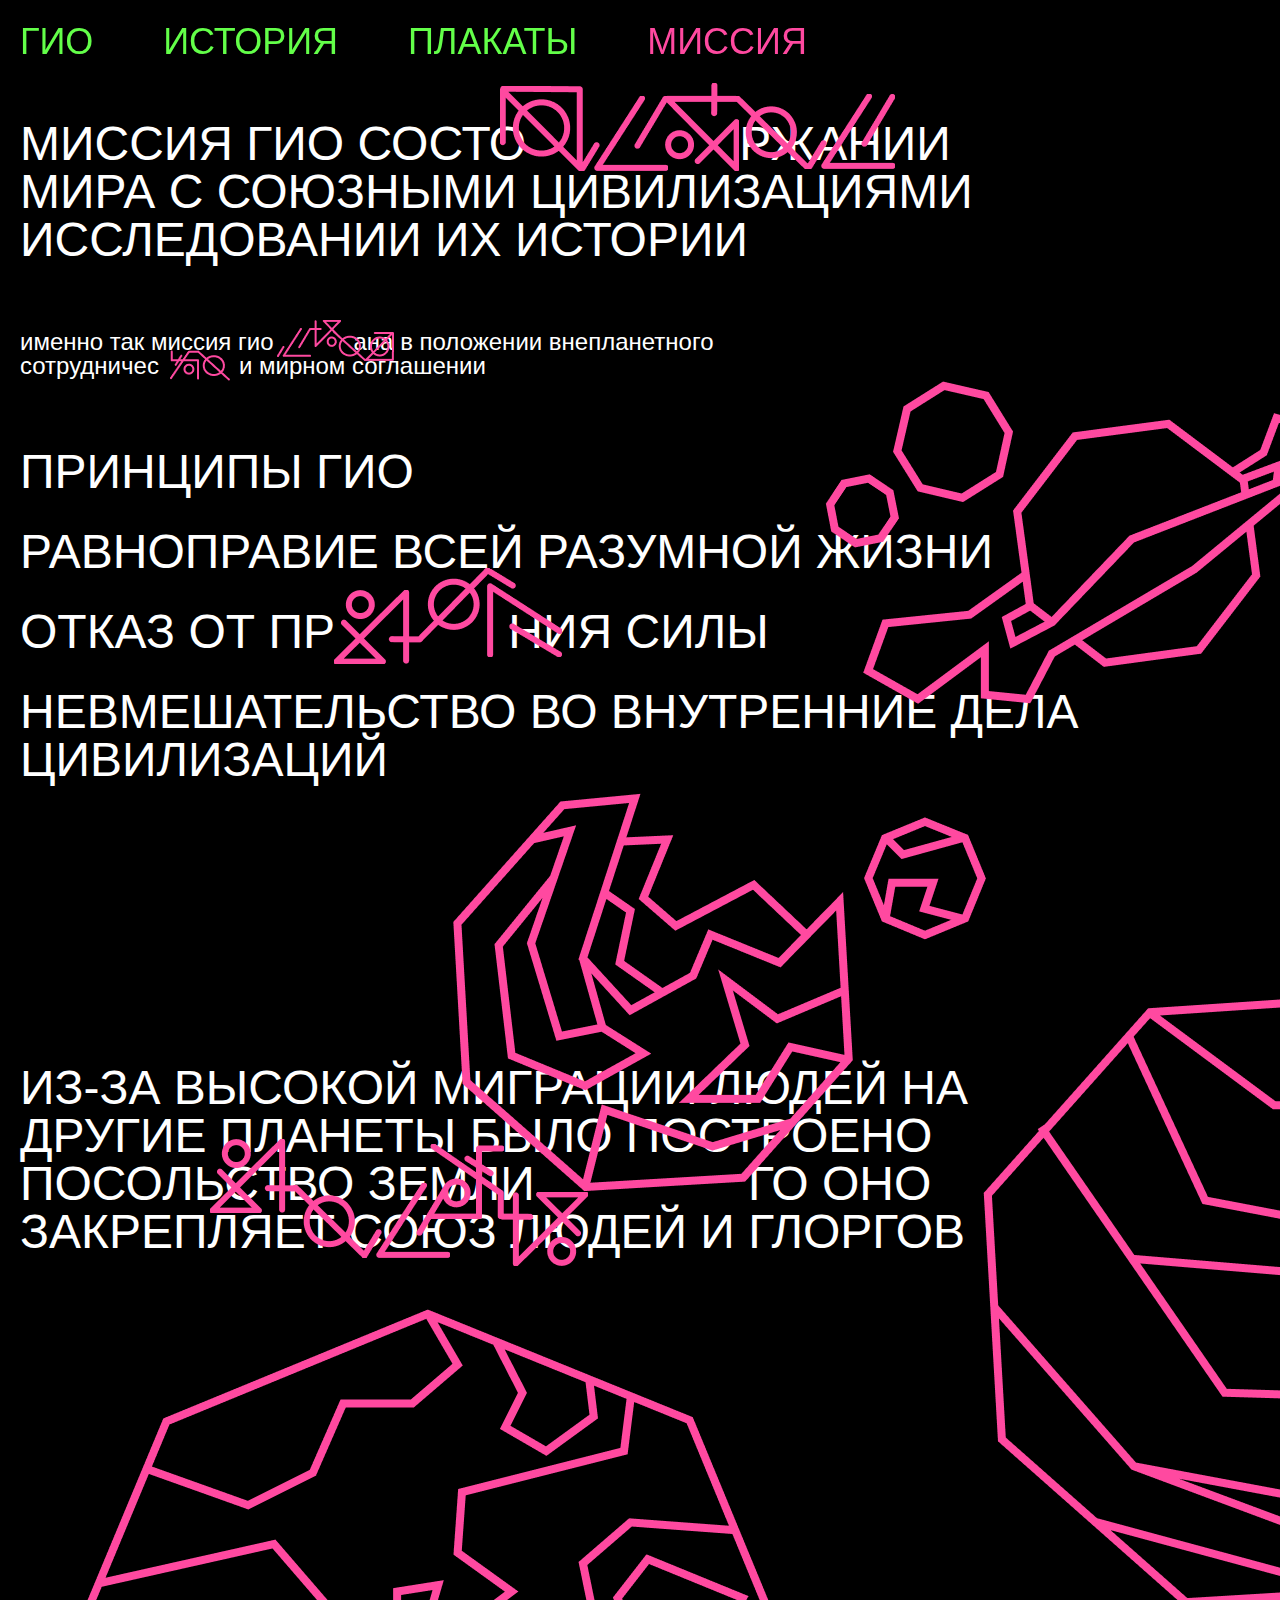
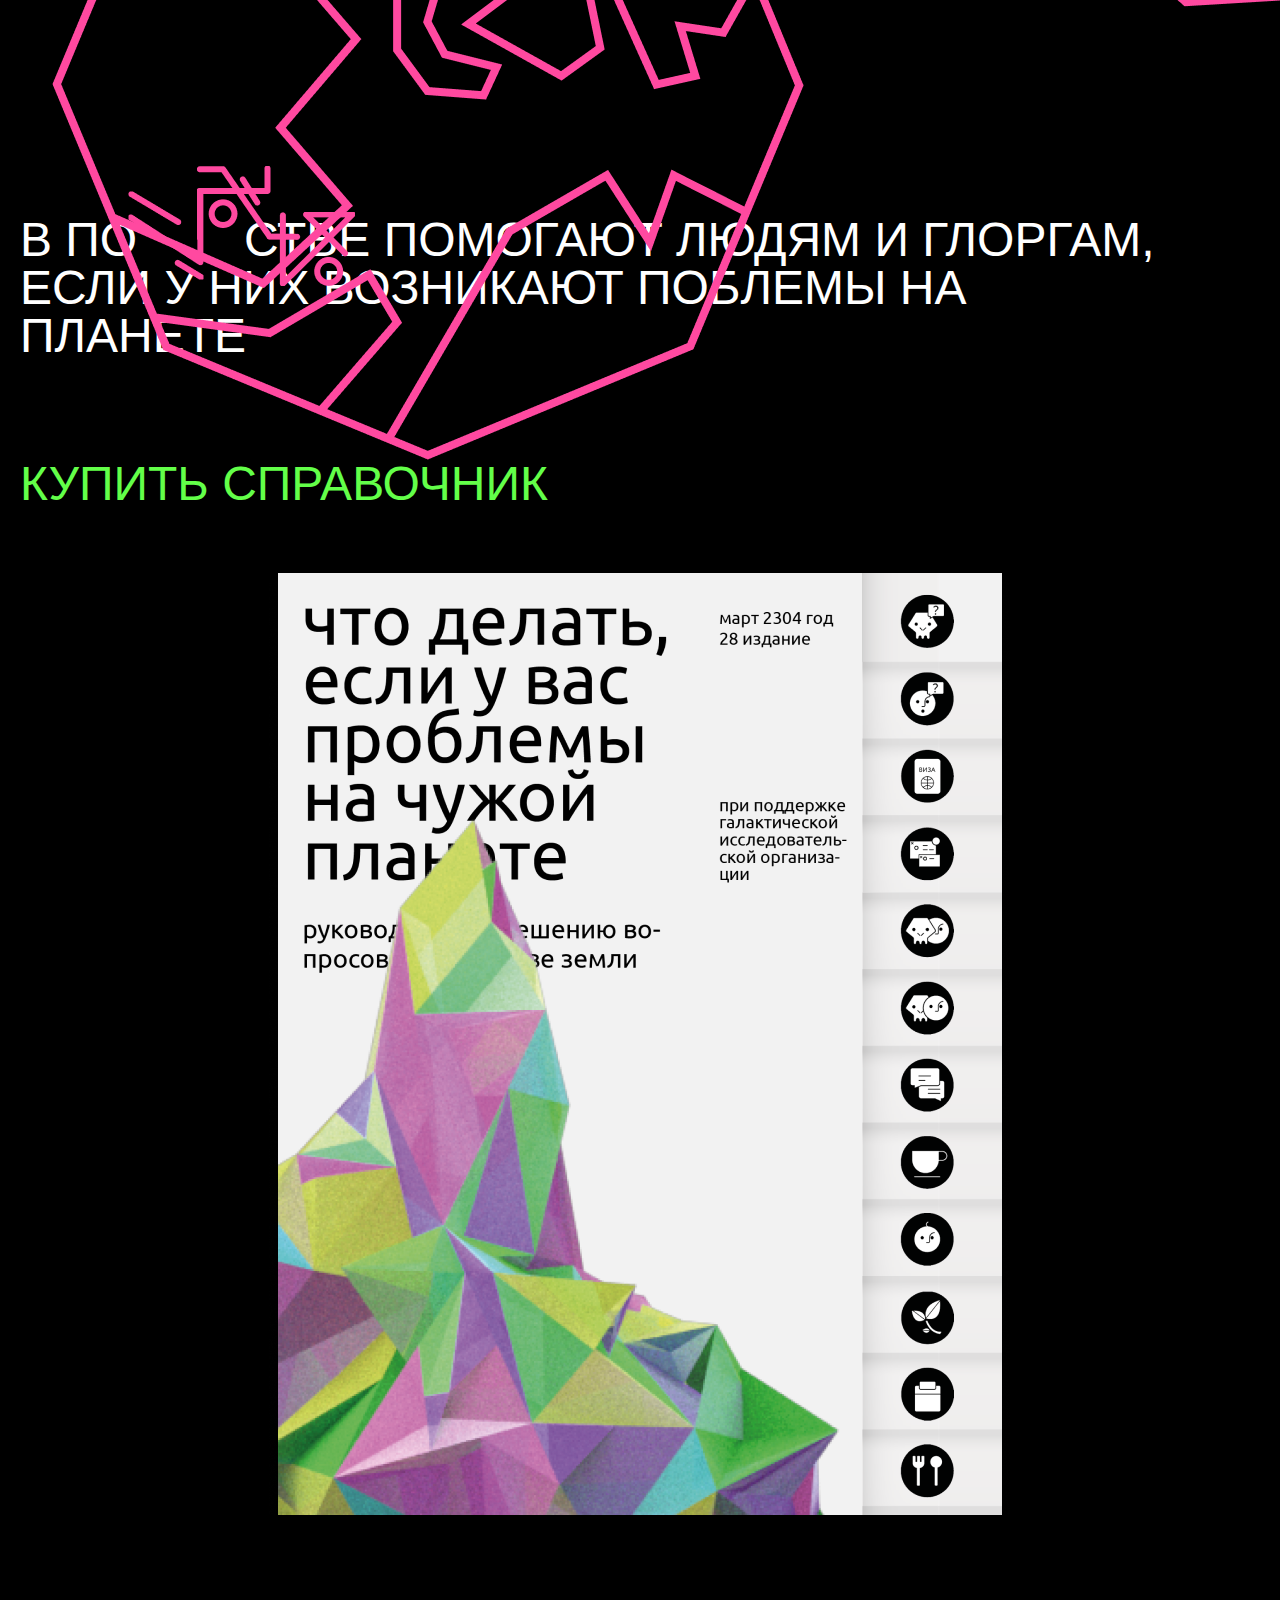
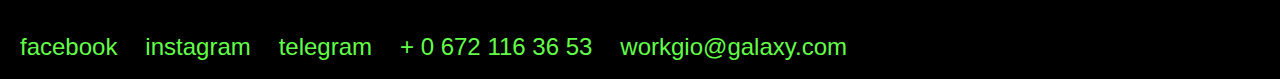
<file: mission.html>
<!DOCTYPE html>
<html lang="ru" dir="ltr">
  <head>
    <meta charset="utf-8">
    <title>Галактическая исследовательская организация</title>
    <link rel="stylesheet" href="styles/master.css">
    <script src="js/anime.min.js"></script>
    <meta name='viewport' content='width=device-width,initial-scale=1'/>
    <script src="js/jquery-3.5.1.min.js"></script>
  </head>

  <body>

    <img class="planets" src="img/planets.png" alt="">

    <div class="navigation">
      <img class="nav_mobile" src="img/letters/nav_mobile.png" alt="">

      <div class="nav-back-block">
        <img class="nav_mobile-back" src="img/letters/nav_mobile-back.png" alt="">
      </div>

      <nav class="nav">
        <a class="int" href="index.html" >ГИО</a>
        <a class="int" href="history.html" >ИСТОРИЯ</a>
        <a class="int" href="posters.html" >ПЛАКАТЫ</a>
        <a class="is-active" href="mission.html" >МИССИЯ</a>
      </nav>
    </div>

    <img id="mission-letter-title-1" src="img/letters/mission-letter-title-1.png" alt="">

    <div class="content">

        <div class="first-mission block">

          <img id="mission-letter-desc-1" src="img/letters/mission-letter-desc-1.png" alt="">
          <img id="mission-letter-desc-2" src="img/letters/mission-letter-desc-2.png" alt="">

        <h2 class="mission_descr font" >МИССИЯ ГИО СОСТО&nbsp;&nbsp;&nbsp;&nbsp;&nbsp;&nbsp;&nbsp;&nbsp;&nbsp;&nbsp;&nbsp;&nbsp;&nbsp;&nbsp;&nbsp;&nbsp;РЖАНИИ МИРА&nbsp;С СОЮЗНЫМИ ЦИВИЛИЗАЦИЯМИ ИССЛЕДОВАНИИ ИХ ИСТОРИИ</h2>
        <p class="font">именно так миссия гио&nbsp;&nbsp;&nbsp;&nbsp;&nbsp;&nbsp;&nbsp;&nbsp;&nbsp;&nbsp;&nbsp;&nbsp;ана в&nbsp;положении внепланетного сотрудничес&nbsp;&nbsp;&nbsp;&nbsp;&nbsp;&nbsp;&nbsp;&nbsp;&nbsp;&nbsp;&nbsp;&nbsp;и мирном соглашении</p>

        </div>

      <div class="second-mission block">

        <img id="mission-letter-title-2" src="img/letters/mission-letter-title-2.png" alt="">

        <h2 class="mission title font" >ПРИНЦИПЫ ГИО</h2>
        <h2 class="mission title font" >РАВНОПРАВИЕ ВСЕЙ РАЗУМНОЙ ЖИЗНИ</h2>
        <h2 class="mission title font" >ОТКАЗ&nbsp;ОТ ПР&nbsp;&nbsp;&nbsp;&nbsp;&nbsp;&nbsp;&nbsp;&nbsp;&nbsp;&nbsp;&nbsp;&nbsp;&nbsp;НИЯ СИЛЫ</h2>
        <h2 class="mission title font" >НЕВМЕШАТЕЛЬСТВО&nbsp;ВО ВНУТРЕННИЕ ДЕЛА ЦИВИЛИЗАЦИЙ</h2>


      </div>

      <div class="third-mission block">

          <img id="mission-letter-title-3" src="img/letters/mission-letter-title-3.png" alt="">

        <h2 class="font">ИЗ-ЗА ВЫСОКОЙ МИГРАЦИИ ЛЮДЕЙ&nbsp;НА ДРУГИЕ ПЛАНЕТЫ БЫЛО ПОСТРОЕНО ПОСОЛЬСТВО ЗЕМЛИ&nbsp;&nbsp;&nbsp;&nbsp;&nbsp;&nbsp;&nbsp;&nbsp;&nbsp;&nbsp;&nbsp;&nbsp;&nbsp;&nbsp;&nbsp;&nbsp;ГО ОНО ЗАКРЕПЛЯЕТ СОЮЗ ЛЮДЕЙ&nbsp;И ГЛОРГОВ</h2>

      </div>

      <div class="forth-mission block">

          <img id="mission-letter-title-4" src="img/letters/mission-letter-title-4.png" alt="">

        <h2 class="font">В ПО&nbsp;&nbsp;&nbsp;&nbsp;&nbsp;&nbsp;&nbsp;&nbsp;СТВЕ ПОМОГАЮТ ЛЮДЯМ И&nbsp;ГЛОРГАМ, ЕСЛИ&nbsp;У&nbsp;НИХ ВОЗНИКАЮТ ПОБЛЕМЫ&nbsp;НА ПЛАНЕТЕ</h2>

      </div>

      <div class="fifth-mission block">

        <h2 class="int">КУПИТЬ СПРАВОЧНИК</h2>

      </div>

      <img class="book" src="img/book.png" alt="">


      <footer>
        <a class="link_footer int" href="#">facebook</a>
        <a class="link_footer int" href="#">instagram</a>
        <a class="link_footer int" href="#">telegram</a>
        <a class="link_footer int" href="#">+ 0 672 116 36 53</a>
        <a class="link_footer int" href="#">workgio@galaxy.com</a>
      </footer>

    </div>
    <script src="js/index.js"></script>
  </body>
</html>
</file>
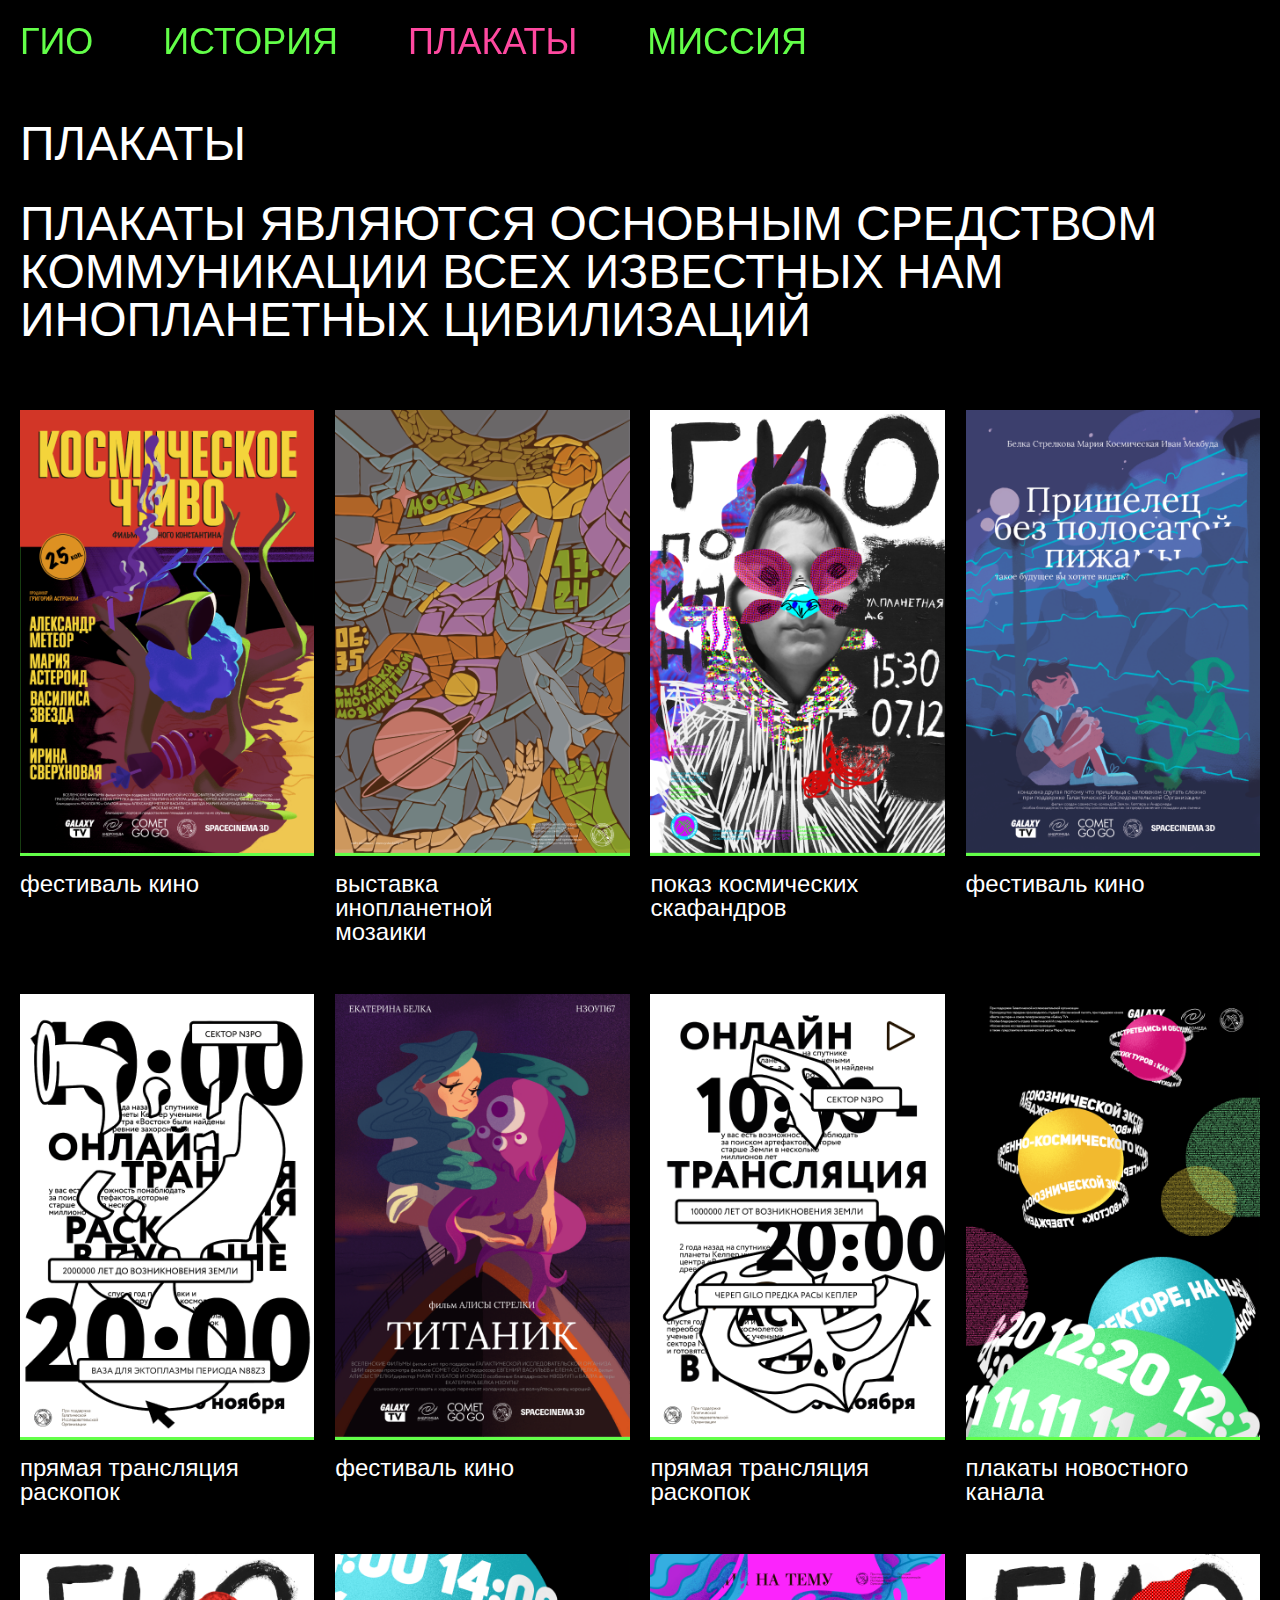
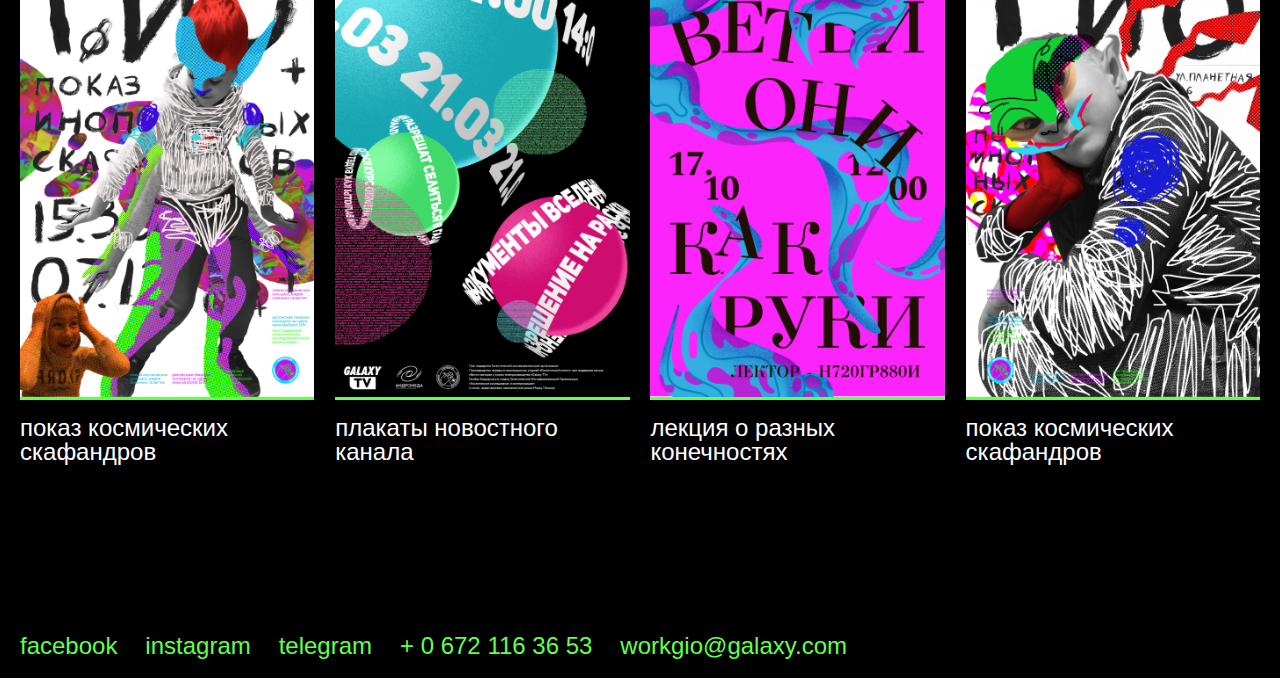
<file: posters.html>
<!DOCTYPE html>
<html lang="ru" dir="ltr">
  <head>
    <meta charset="utf-8">
    <title>Галактическая исследовательская организация</title>
    <link rel="stylesheet" href="styles/master.css">
    <script src="js/anime.min.js"></script>
    <meta name='viewport' content='width=device-width,initial-scale=1'/>
    <script src="js/jquery-3.5.1.min.js"></script>
  </head>

  <body>

    <div class="navigation">
      <img class="nav_mobile" src="img/letters/nav_mobile.png" alt="">

      <div class="nav-back-block">
        <img class="nav_mobile-back" src="img/letters/nav_mobile-back.png" alt="">
      </div>

      <nav class="nav">
        <a class="int" href="index.html" >ГИО</a>
        <a class="int" href="history.html" >ИСТОРИЯ</a>
        <a class="is-active" href="posters.html" >ПЛАКАТЫ</a>
        <a class="int" href="mission.html" >МИССИЯ</a>
      </nav>
    </div>

    <div class="content">


        <div class="first-posters block">

        <h2 class="title font" >ПЛАКАТЫ</h2>
        <h2 class="posters_descr font" >ПЛАКАТЫ ЯВЛЯЮТСЯ ОСНОВНЫМ СРЕДСТВОМ КОММУНИКАЦИИ ВСЕХ ИЗВЕСТНЫХ НАМ ИНОПЛАНЕТНЫХ ЦИВИЛИЗАЦИЙ</h2>

        </div>



      <div class="posters">

        <div class="poster_section">
          <div class="poster">
            <img class="poster_img poster1" src="img/pulp_fiction.png" alt="">
            <p class="img_desc">24&nbsp;ноября 2405 года прошел показ фильмов, снятых совместно с&nbsp;инопланетными актерами. цель мероприятия&nbsp;&mdash; обратить внимание
на&nbsp;объединение людей и&nbsp;инопланетян в&nbsp;культурной сфере</p>
          </div>
          <p class="poster_descr font" >фестиваль кино</p>
        </div>

        <div class="poster_section">
          <div class="poster">
            <img class="poster_img poster2" src="img/mosaic.png" alt="">
<p class="img_desc">мозаика является традиционным искусством инопланетных цивилизаций, ей&nbsp;украшают здания и&nbsp;космические корабли. именно поэтому в&nbsp;честь 100-летия первого контакта был организован фестиваль мозаики</p>
</div>
          <p class="poster_descr font" >выставка инопланетной мозаики</p>
        </div>

        <div class="poster_section">
          <div class="poster">
            <img class="poster_img poster3" src="img/fashion.png" alt="">
<p class="img_desc">в&nbsp;2373 году коллаборация дизайнеров с&nbsp;Земли и&nbsp;Кеплера организовала показ космических скафандров. все скафондры собраны по&nbsp;образу реальных земных и&nbsp;инопланетных костюмов, некоторые элементы берутся из&nbsp;фольклора инопланетных цивилизаций.&nbsp;в&nbsp;качестве моделей выступают и&nbsp;люди, и&nbsp;глорги</p>
</div>
          <p class="poster_descr font" >показ космических скафандров</p>
        </div>

        <div class="poster_section">
          <div class="poster">
            <img class="poster_img poster4" src="img/boy_pijama.png" alt="">
<p class="img_desc">24&nbsp;ноября 2405 года прошел показ фильмов, снятых совместно с&nbsp;инопланетными актерами. цель мероприятия&nbsp;&mdash; обратить внимание
на&nbsp;объединение людей и&nbsp;инопланетян в&nbsp;культурной сфере</p>
</div>
          <p class="poster_descr font" >фестиваль кино</p>
        </div>

        <div class="poster_section">
          <div class="poster">
            <img class="poster_img poster5" src="img/archeology.png" alt="">
<p class="img_desc">30&nbsp;октября 2401 года союз научных исследований запустил прямую трансляцию раскопок на&nbsp;спутнике Тезаруса.&nbsp;в&nbsp;ходе раскопок было найдено множество артефактов и&nbsp;остатков древних цивилизаций, некоторые предметы были созданы еще до&nbsp;появления Земли</p>
</div>
          <p class="poster_descr font" >прямая трансляция раскопок</p>
        </div>

        <div class="poster_section">
          <div class="poster">
            <img class="poster_img poster6" src="img/titanik.png" alt="">
<p class="img_desc">24&nbsp;ноября 2405 года прошел показ фильмов, снятых совместно с&nbsp;инопланетными актерами. цель мероприятия&nbsp;&mdash; обратить внимание
на&nbsp;объединение людей и&nbsp;инопланетян в&nbsp;культурной сфере</p>
</div>
          <p class="poster_descr font" >фестиваль кино</p>
        </div>

        <div class="poster_section">
          <div class="poster">
            <img class="poster_img poster7" src="img/archeology2.png" alt="">
<p class="img_desc">30&nbsp;октября 2401 года союз научных исследований запустил прямую трансляцию раскопок на&nbsp;спутнике Тезаруса.&nbsp;в&nbsp;ходе раскопок было найдено множество артефактов и&nbsp;остатков древних цивилизаций, некоторые предметы были созданы еще до&nbsp;появления Земли</p>
</div>
          <p class="poster_descr font" >прямая трансляция раскопок</p>
        </div>

        <div class="poster_section">
          <div class="poster">
          <img class="poster_img poster8" src="img/news.png" alt="">
<p class="img_desc">после заключения союза с&nbsp;первой инопланетной цивилизацией был основан телеканал, круглосуточно вещающий о&nbsp;всех новостях, происходящих в&nbsp;космическом пространстве</p>
</div>
          <p class="poster_descr font" >плакаты новостного канала</p>
        </div>

        <div class="poster_section">
          <div class="poster">
            <img class="poster_img poster9" src="img/fashion2.png" alt="">
<p class="img_desc">30&nbsp;октября 2401 года союз научных исследований запустил прямую трансляцию раскопок на&nbsp;спутнике Тезаруса.&nbsp;в&nbsp;ходе раскопок было найдено множество артефактов и&nbsp;остатков древних цивилизаций, некоторые предметы были созданы еще до&nbsp;появления Земли</p>
</div>
          <p class="poster_descr font" >показ космических скафандров</p>
        </div>

        <div class="poster_section">
          <div class="poster">
            <img class="poster_img poster10" src="img/news2.png" alt="">
<p class="img_desc">после заключения союза с&nbsp;первой инопланетной цивилизацией был основан телеканал, круглосуточно вещающий о&nbsp;всех новостях, происходящих в&nbsp;космическом пространстве</p>
</div>
          <p class="poster_descr font" >плакаты новостного канала</p>
        </div>

        <div class="poster_section">
          <div class="poster">
            <img class="poster_img poster11" src="img/hands.png" alt="">
<p class="img_desc">лекция ознаменовала собой юбилей первого контакта с&nbsp;инопланетянами, когда доверие к&nbsp;новым формам жизни основной массы человечества еще было крайне мало. лекцию читали известные исследователи с&nbsp;Кеплера</p>
</div>
          <p class="poster_descr font" >лекция о разных конечностях</p>
        </div>

        <div class="poster_section">
          <div class="poster">
            <img class="poster_img poster12" src="img/fashion3.png" alt="">
<p class="img_desc">30&nbsp;октября 2401 года союз научных исследований запустил прямую трансляцию раскопок на&nbsp;спутнике Тезаруса.&nbsp;в&nbsp;ходе раскопок было найдено множество артефактов и&nbsp;остатков древних цивилизаций, некоторые предметы были созданы еще до&nbsp;появления Земли</p>
</div>
          <p class="poster_descr font" >показ космических скафандров</p>
        </div>

      </div>

      <footer>
        <a class="link_footer" href="#">facebook</a>
        <a class="link_footer" href="#">instagram</a>
        <a class="link_footer" href="#">telegram</a>
        <a class="link_footer" href="#">+ 0 672 116 36 53</a>
        <a class="link_footer" href="#">workgio@galaxy.com</a>
      </footer>

    </div>
    <script src="js/index.js"></script>
  </body>
</html>
</file>
<file: styles/master.css>
@import "reset.css";
* {
  transition: all 300ms ease;
}

body {
  background-color: black;
}

.nav_mobile {
  display: none;
}

.int {
  color: #63FF49;
  cursor: pointer;
}

h1, h2, a, p, li {
  /* color: white; */
  font-family: 'Roboto', sans-serif;
}
.font {
  color: #FFFFFF;
}
h1 {
  font-size: 64px;
  font-family: 'Roboto', sans-serif;
  /* width: 1042px; */
}

h2 {
  font-size: 48px;
}

p {
  font-size: 24px;
  font-family: 'Roboto', sans-serif;
  width: 760px;
}
a {
  font-size: 24px;
  font-family: 'Roboto', sans-serif;
  text-decoration: none;
  cursor: pointer;
}

nav a {
  font-size: 36px;
  text-decoration: none;
  list-style-type: none;
  font-family: 'Roboto', sans-serif;
}

nav a.is-active {
  color: #FF49A0;
}

.nav {
  display: flex;
  justify-content: space-between;
  width: 787px;
  position: fixed;
  margin-bottom: 45px;
  margin-top: 24px;
  margin-left: 20px;
  background-color: black;
}

.nav-back-block {
  display: none;
}

.navigation {
  height: 80px;
  z-index: 99;
  width: 1440px;
  position: fixed;
  background-color: black;
}

a {
  color: #63FF49;
}

a:hover {
  color: #FF49A0;
}

.link_none:hover, .link_footer:hover {
  color: #FF49A0;
}

hr {
  border: none;
  width: 100vw;
  background-color: #63FF49;
  height: 3px;
}

.news {
  font-size: 36px;
  width: 100%;
  color: #63FF49;
  cursor: pointer;
}

.news_line {
  position: relative;
  margin-bottom: 72px;
  background-color: black;
  z-index: 90;
  width: 100%;
}

.news_line_second {
  margin-bottom: 60px;
}

.first {
  margin-bottom: 220px;
  position:relative;
}
.second {
  margin-bottom: 220px;
  position:relative;
}
.third {
  position: relative;
}

.content {
  position: absolute;
  top: 120px;
  overflow: hidden;
  width: 100%;
}

.block {
  margin-left: 20px;
  width: 1165px;
  position: relative;
}

.big_title {
  margin-bottom: 315px;
  width: 1000px;
}

.serv_title {
  font-size: 48px;
  margin-bottom: 60px;
}

.link_html {
  font-size: 48px;
  /* color: white; */
  font-family: 'Roboto', sans-serif;
  text-decoration: none;
  cursor: pointer;
}

.link_none {
  font-size: 48px;
  margin-bottom: 50px;
  /* color: white; */
  cursor: pointer;
}

footer {
  width: 827px;
  position: relative;
  z-index: 99;
  display: flex;
  justify-content: space-between;
  margin-bottom: 20px;
  margin-top: 120px;
  margin-left: 20px;
}

.link_footer {
  color: #63FF49;
  font-size: 24px;
  cursor: pointer;
}

.descr {
  margin-top: 30px;
}

.link_html:hover {
  color: #FF49A0;
}

.section {
  margin-bottom: 68px;
  position:relative;
}

.tower {
  position: absolute;
  top: 0;
  right: 0;
  z-index: 88;
}


.planets {
  position: absolute;
  top: 380px;
  right: 0;
  z-index: 100;
}


.pluto {
  position: absolute;
  top: 286px;
  right: 0;
  z-index: 88;
}
.alien-hands {
  position: absolute;
  top: 1100px;
  left: -10px;
  z-index: 88;
}
.president {
  position: absolute;
  bottom: 0px;
  left: 50%;
  transform: translateX(-50%);
  z-index: 88;
}

.book {
  display: block;
  margin-left: auto;
  margin-right: auto;
}

/* ПЛАКАТЫ */

.first-posters {
  margin-bottom: 66px;
}

.poster_section {
  margin-bottom: 50px;
}

.posters {
  margin-left: 20px;
  width: 1400px;
  display: flex;
  flex-direction: row;
  flex-wrap: wrap;
  justify-content: space-between;
}

.posters_title, .posters_descr {
  font-size: 48px;
  width: 1200px;
}

.poster_img {
  position: relative;
  /* opacity: 100; */
  z-index: 77;
}
.hide {
  opacity: 0;
}



.poster {
  background-color: #63FF49;
  position: relative;
  opacity: 100;
}
/* .poster1 {
  opacity: 100;
} */

.img_desc {
  position: absolute;
  top: 40px;
  left: 20px;
  color: black;
  width: 300px;
  /* display: none; */
}

/* .posters_title {
  margin-bottom: 32px;
} */

.title {
  margin-bottom: 32px;
}

.history_descr {
  margin-bottom: 135px;
  /* width: 1165px; */
}

.first-history {
  margin-bottom: 396px;
}

.second-history {
  margin-bottom: 764px;
}

.third-history {
  margin-bottom: 154px;
}

.forth-history {
  margin-bottom: 140px;
}

.fifth-history {
  margin-bottom: 640px;
}

.history_text {
  margin-bottom: 60px;
}

.poster_descr {
  margin-top: 16px;
  font-size: 36px;
  width: 335px;
}

.poster_img:hover {
  border: 1px solid white;
}

.poster_img.click {
  display: none;
}

.mission_descr {
  margin-bottom: 66px;
  width: 1030px;
}

.first-mission {
  margin-bottom: 155px;
}

.second-mission {
  margin-bottom: 280px;
}

.third-mission {
  margin-bottom: 560px;
}

.forth-mission {
  margin-bottom: 100px;
}

.fifth-mission {
  /* margin-bottom: 501px; */
}

div.fifth-mission :first-child {
  margin-bottom: 65px;
}
/*
КАРТИНКИ */

#index-letter-title-1 {
  position: absolute;
  z-index: 88;
  top: 45px;
  left: 20px;
}
#index-letter-title-2 {
  position: absolute;
  z-index: 88;
  top: 220px;
  left: 65px;
}

#index-letter-desc-1 {
  position: absolute;
  z-index: 88;
  top: 680px;
  left: 84px;
}

#index-letter-desc-2 {
  position: absolute;
  z-index: 88;
  top: 700px;
  left: 414px;
}

#index-letter-history-1 {
  position: absolute;
  z-index: 88;
  top: 50px;
  left: 185px;
}

#index-letter-history-2 {
  position: absolute;
  z-index: 88;
  top: 70px;
  left: 375px;
}

#index-letter-poster-1 {
  position: absolute;
  z-index: 88;
  top: 80px;
  left: 140px;
}

#index-letter-poster-2 {
  position: absolute;
  z-index: 88;
  top: 90px;
  left: 450px;
}

#index-letter-mission {
  position: absolute;
  z-index: 88;
  top: 70px;
  left: 170px;
}

#index-letter-adaptation {
  position: absolute;
  z-index: 88;
  top: 190px;
  left: 120px;
}




#history-letter-title-1 {
  position: absolute;
  z-index: 88;
  top: 80px;
  left: 25px;
}

#history-letter-title-2 {
  position: absolute;
  z-index: 88;
  top: 200px;
  left: 650px;
}

#history-letter-title-3 {
  position: absolute;
  z-index: 88;
  top: -40px;
  left: 240px;
}

#history-letter-title-4 {
  position: absolute;
  z-index: 88;
  top: 85px;
  left: 204px;
}

#history-letter-title-5 {
  position: absolute;
  z-index: 88;
  top: -40px;
  left: 26px;
}

#history-letter-desc-1 {
  position: absolute;
  z-index: 88;
  top: 470px;
  left: 270px;
}
#history-letter-desc-2 {
  position: absolute;
  z-index: 88;
  top: 480px;
  left: 530px;
}
#history-letter-desc-3 {
  position: absolute;
  z-index: 88;
  top: 230px;
  left: 240px;
}
#history-letter-desc-4 {
  position: absolute;
  z-index: 88;
  top: 240px;
  left: 460px;
}




#mission-letter-title-1 {
  position: absolute;
  z-index: 88;
  top: 83px;
  left: 500px;
}

#mission-letter-title-2 {
  position: absolute;
  z-index: 88;
  top: 120px;
  left: 314px;
}

#mission-letter-title-3 {
  position: absolute;
  z-index: 88;
  top: 75px;
  left: 190px;
}

#mission-letter-title-4 {
  position: absolute;
  z-index: 88;
  top: -50px;
  left: 108px;
}


#mission-letter-desc-1 {
  position: absolute;
  z-index: 88;
  top: 200px;
  left: 257px;
}

#mission-letter-desc-2 {
  position: absolute;
  z-index: 88;
  top: 230px;
  left: 150px;
}

@media (max-width: 1439px) {
  .tower {
    width: 75vw;
  }
  .block {
    width: 1140px;
  }
  .big_title {
    margin-bottom: 200px;
  }
  .fifth-history {
    margin-bottom: 532px;
  }


  .posters {
    width: 1340px;
  }
  .poster_img {
    width: 23vw;
  }
  .poster_section {
    width: 23vw;
  }
  .poster_descr {
    font-size: 24px;
  }
}

@media (max-width: 1365px) {
  .tower {
    width: 84vw;
    top: 40px;
  }
  .block {
    width: 1140px;
  }
  .big_title {
    margin-bottom: 230px;
  }
  .fifth-history {
    margin-bottom: 532px;
  }


  .posters {
    width: 1240px;
  }
  .poster_img {
    width: 23vw;
  }
  .poster_section {
    width: 23vw;
  }
  .poster_descr {
    font-size: 24px;
    width: 230px;
  }


  .first-mission {
    margin-bottom: 70px;
  }

  .big_title {
    width: 1000px;
    line-height: 1.2;
    margin-bottom: 160px;
  }

  #index-letter-title-1 {
    top: 55px;
    left: 0px;
    width: 40vw;
  }
  #index-letter-title-2 {
    top: 250px;
    left: 25px;
    width: 30vw;
  }

  #index-letter-desc-1 {
    top: 600px;
    left: 65px;
  }

  #index-letter-desc-2 {
    top: 700px;
    left: 414px;
  }

  #index-letter-history-1 {
    top: 100px;
    left: 85px;
  }

  #index-letter-history-2 {
    top: 70px;
    left: 375px;
  }

  #index-letter-poster-1 {
    top: 80px;
    left: 140px;
  }

  #index-letter-poster-2 {
    top: 90px;
    left: 300px;
  }

  #index-letter-mission {
    top: 70px;
    left: 170px;
  }

  #index-letter-adaptation {
    top: 200px;
    left: 120px;
  }
}


@media (min-width: 1679px) {

  h1 {
    font-size: 64px;
    font-family: 'Roboto', sans-serif;
  }
  p {
    font-size: 24px;
    width: 900px;
  }
  nav a {
    font-size: 36px;
  }
  .nav {
    width: 900px;
    margin-left: 40px;
  }
  .block {
    margin-left: 40px;
    width: 1530px;
  }
  .big_title {
    margin-bottom: 250px;
    width: 1000px;
  }
  .img_desc {
    left: 40px;
  }
  .link_html {
    font-size: 60px;
  }
  .serv_title {
    font-size: 60px;
    margin-bottom: 60px;
  }
  .link_none {
    font-size: 60px;
  }
  .news {
    font-size: 48px;
  }
  footer {
    width: 1000px;
    margin-left: 40px;
  }
  .link_footer {
    font-size: 24px;
  }

  .first-mission {
    margin-bottom: 300px;
  }


  .posters {
    margin-left: 40px;
    width: 1600px;
  }
  .poster_img {
    width: 23vw;
  }
  .poster_section {
    width: 23vw;
  }


  .history_descr {
    margin-bottom: 190px;
  }
  .first {
    margin-bottom: 270px;
  }
  .second-history {
    margin-bottom: 565px;
  }
  .forth-history {
    margin-bottom: 230px;
  }



  #index-letter-desc-1 {
    position: absolute;
    z-index: 88;
    top: 610px;
    left: 64px;
  }

  #index-letter-desc-2 {
    position: absolute;
    z-index: 88;
    top: 640px;
    left: 340px;
  }

  #index-letter-history-1 {
    position: absolute;
    z-index: 88;
    top: 110px;
    left: 0px;
  }

  #index-letter-history-2 {
    position: absolute;
    z-index: 88;
    top: 70px;
    left: 375px;
  }

  #index-letter-poster-1 {
    position: absolute;
    z-index: 88;
    top: 80px;
    left: 140px;
  }

  #index-letter-poster-2 {
    position: absolute;
    z-index: 88;
    top: 90px;
    left: 450px;
  }

  #index-letter-mission {
    position: absolute;
    z-index: 88;
    top: 100px;
    left: 300px;
  }

  #index-letter-adaptation {
    position: absolute;
    z-index: 88;
    top: 230px;
    left: 150px;
  }



  #history-letter-title-1 {
    position: absolute;
    z-index: 88;
    top: 80px;
    left: 25px;
  }

  #history-letter-title-2 {
    position: absolute;
    z-index: 88;
    top: 220px;
    left: 160px;
  }

  #history-letter-title-3 {
    position: absolute;
    z-index: 88;
    top: -40px;
    left: 240px;
  }

  #history-letter-title-4 {
    position: absolute;
    z-index: 88;
    top: 85px;
    left: 204px;
  }

  #history-letter-title-5 {
    position: absolute;
    z-index: 88;
    top: -40px;
    left: 26px;
  }

  #history-letter-desc-1 {
    position: absolute;
    z-index: 88;
    top: 520px;
    left: 20px;
  }
  #history-letter-desc-2 {
    position: absolute;
    z-index: 88;
    top: 530px;
    left: 280px;
  }
  #history-letter-desc-3 {
    position: absolute;
    z-index: 88;
    top: 280px;
    left: 240px;
    width: 3vw;
  }
  #history-letter-desc-4 {
    position: absolute;
    z-index: 88;
    top: 320px;
    left: 260px;
  }


  #mission-letter-title-3 {
    position: absolute;
    z-index: 88;
    top: 5px;
    left: 790px;
  }

}

@media (max-width: 1023px) {
  h1 {
    font-size: 36px;
  }
  .poster_descr {
    width: 335px;
  }
  h2 {
    font-size: 30px;
  }

  p {
    font-size: 24px;
    width: 600px;
  }
  a {
    font-size: 24px;
  }

  .nav {
    width: 470px;
  }

  nav a {
    font-size: 24px;
  }
  .block {
    width: 600px;
  }
  .big_title {
    margin-bottom: 210px;
  }
  .big_title {
    width: 560px;
  }
  .first {
    margin-bottom: 80px;
  }
  .second {
    margin-bottom: 100px;
  }
  .descr {
    margin-top: 10px;
  }
  .news {
    font-size: 24px;
  }
  .news_line {
    margin-bottom: 90px;
  }
  .serv_title {
    font-size: 36px;
  }

  .link_html {
    font-size: 36px;
  }

  .link_none {
    font-size: 36px;
  }
  footer {
    width: 730px;
  }
  .link_footer {
    font-size: 18px;
  }
  .posters {
    width: 730px;
  }
  .poster_section {
    width: 30vw;
  }
  .poster_img {
    width: 30vw;
  }
  .posters_title, .posters_descr {
    font-size: 30px;
    width: 600px;
  }
  .poster_descr {
    font-size: 24px;
    width: 190px;
  }


  .history_descr {
    margin-bottom: 150px;
  }
  .first-history {
    margin-bottom: 370px;
  }
  .third-history {
    margin-bottom: 100px;
  }

  .first-mission {
    margin-bottom: 200px;
  }
  .second-mission {
    margin-bottom: 315px;
  }
  .third-mission {
    margin-bottom: 520px;
  }

  .mission_descr {
    width: 600px;
  }

  .img_desc {
    font-size: 18px;
    left: 20px;
    width: 200px;
  }


  .planets {
    top: 420px;
    width: 120vw;
  }

  .pluto {
    position: absolute;
    top: 480px;
    right: -100px;
    z-index: 88;
    width: 80vw;
  }
  .alien-hands {
    position: absolute;
    top: 1250px;
    left: 0px;
    z-index: 88;
    width: 90vw;
  }
  .president {
    width: 70vw;
    bottom: 50px;
  }


  #index-letter-title-1 {
    position: absolute;
    z-index: 88;
    top: 45px;
    left: 0px;
    width: 35vw;
  }
  #index-letter-title-2 {
    position: absolute;
    z-index: 88;
    top: 150px;
    left: 30px;
    width: 30vw;
  }

  #index-letter-desc-1 {
    position: absolute;
    z-index: 88;
    top: 450px;
    left: 65px;
    width: 17vw;
  }

  #index-letter-desc-2 {
    position: absolute;
    z-index: 88;
    top: 500px;
    left: 120px;
    width: 17vw;
  }

  #index-letter-history-1 {
    position: absolute;
    z-index: 88;
    top: 70px;
    left: 275px;
    width: 12vw;
  }

  #index-letter-history-2 {
    position: absolute;
    z-index: 88;
    top: 30px;
    left: 375px;
    width: 17vw;
  }

  #index-letter-poster-1 {
    position: absolute;
    z-index: 88;
    top: 40px;
    left: 140px;
    width: 10vw;
  }

  #index-letter-poster-2 {
    position: absolute;
    z-index: 88;
    top: 80px;
    left: 120px;
    width: 17vw;
  }

  #index-letter-mission {
    position: absolute;
    z-index: 88;
    top: 40px;
    left: 170px;
    width: 10vw;
  }

  #index-letter-adaptation {
    position: absolute;
    z-index: 88;
    top: 190px;
    left: 100px;
    width: 17vw;
  }



  #history-letter-title-1 {
    position: absolute;
    z-index: 88;
    top: 80px;
    left: 185px;
    width: 50vw;
  }

  #history-letter-title-2 {
    position: absolute;
    z-index: 88;
    top: 190px;
    left: 240px;
    width: 25vw;
  }

  #history-letter-title-3 {
    position: absolute;
    z-index: 88;
    top: -40px;
    left: 140px;
    width: 40vw;
  }

  #history-letter-title-4 {
    position: absolute;
    z-index: 88;
    top: 45px;
    left: 204px;
    width: 30vw;
  }

  #history-letter-title-5 {
    position: absolute;
    z-index: 88;
    top: -40px;
    left: 0px;
    width: 25vw;
  }

  #history-letter-desc-1 {
    position: absolute;
    z-index: 88;
    top: 450px;
    left: 30px;
  }
  #history-letter-desc-2 {
    position: absolute;
    z-index: 88;
    top: 460px;
    left: 300px;
  }
  #history-letter-desc-3 {
    position: absolute;
    z-index: 88;
    top: 240px;
    left: 240px;
  }
  #history-letter-desc-4 {
    position: absolute;
    z-index: 88;
    top: 280px;
    left: 0px;
  }


  #mission-letter-title-1 {
    position: absolute;
    z-index: 88;
    top: 90px;
    left: 320px;
    width: 30vw;
  }

  #mission-letter-title-2 {
    position: absolute;
    z-index: 88;
    top: 100px;
    left: 200px;
    width: 20vw;
  }

  #mission-letter-title-3 {
    position: absolute;
    z-index: 88;
    top: 25px;
    left: 250px;
    width: 30vw;
  }

  #mission-letter-title-4 {
    position: absolute;
    z-index: 88;
    top: -50px;
    left: 10px;
    width: 25vw;
  }


  #mission-letter-desc-1 {
    position: absolute;
    z-index: 88;
    top: 140px;
    left: 257px;
  }

  #mission-letter-desc-2 {
    position: absolute;
    z-index: 88;
    top: 180px;
    left: 320px;
  }
}

@media (max-width: 767px) {

  h1 {
    font-size: 30px;
  }
  .poster_descr {
    width: 335px;
  }
  h2 {
    font-size: 30px;
  }

  p {
    font-size: 18px;
    width: 330px;
  }
  a {
    font-size: 24px;
  }
  .link_html {
    font-size: 30px;
  }
  .link_none {
    font-size: 30px;
  }
  .news_line_second {
    margin-bottom: 85px;
  }

  .big_title {
    margin-bottom: 150px;
  }

  .fifth-history {
    margin-bottom: 432px;
  }

  .content {
    overflow: hidden;
  }

  .tower {
    width: 170vw;
    left: -50px;
  }

  .first {
    margin-bottom: 190px;
  }
  .big_title {
    width: 200px;
  }
  .news_line {
    margin-bottom: 60px;
  }
  .section {
    margin-bottom: 60px;
  }
  .second {
    margin-bottom: 175px;
  }

  footer {
    margin-top: 85px;
    height: 165px;
    margin-left: 15px;
    flex-direction: column;
  }

  .content {
    top: 110px;
  }
  .block {
    width: 360px;
  }
  .navigation {
    height: 90px;
  }
  .nav_mobile {
    display: block;
    margin-left: 20px;
    margin-top: 20px;
  }
  .nav_mobile-back {
    display: none;
    position: fixed;
    z-index: 99;
    margin-left: 20px;
    margin-top: 30px;
  }
  .nav-back-block {
    height: 90px;
    width: 100%;
    display: none;
    background-color: #63FF49;
    position: fixed;
    z-index: 99;
  }
  .nav {
    display: none;
    position: fixed;
    z-index: 88;
    height: 135px;
    top: -100px;
    width: 150px;
    flex-direction: column;
    background-color: #63FF49;
  }


  .mission_descr {
    margin-bottom: 66px;
    width: 360px;
  }
  .third-mission {
    margin-bottom: 250px;
  }
  .book {
    width: 90vw;
  }
  .second-history {
    margin-bottom: 360px;
  }


  .posters_title, .posters_descr {
    font-size: 30px;
    width: 380px;
  }
  .poster_descr {
    font-size: 20px;
    margin-top: 10px;
  }
  .posters {
    width: 380px;
  }
  .poster_section {
    width: 90vw;
  }
  .poster_img {
    width: 90vw;
  }

  .img_desc {
    font-size: 18px;
    left: 20px;
    width: 300px;
  }


  .planets {
    top: 430px;
    width: 150vw;
  }

  .alien-hands {
    position: absolute;
    top: 1320px;
    left: 0px;
    z-index: 88;
    width: 120vw;
  }

  .president {
    width: 90vw;
    bottom: 200px;
  }


  #index-letter-title-1 {
    position: absolute;
    z-index: 88;
    top: 45px;
    left: 0px;
    width: 55vw;
  }
  #index-letter-title-2 {
    position: absolute;
    z-index: 88;
    top: 208px;
    left: 20px;
    width: 55vw;
  }

  #index-letter-desc-1 {
    position: absolute;
    z-index: 88;
    top: 460px;
    left: 45px;
    width: 25vw;
  }

  #index-letter-desc-2 {
    position: absolute;
    z-index: 88;
    top: 510px;
    left: 40px;
    width: 30vw;
  }

  #index-letter-history-1 {
    position: absolute;
    z-index: 88;
    top: 55px;
    left: 5px;
    width: 17vw;
  }

  #index-letter-history-2 {
    position: absolute;
    z-index: 88;
    top: 70px;
    left: 75px;
    width: 25vw;
  }

  #index-letter-poster-1 {
    position: absolute;
    z-index: 88;
    top: 30px;
    left: 100px;
    width: 15vw;
  }

  #index-letter-poster-2 {
    position: absolute;
    z-index: 88;
    top: 70px;
    left: 220px;
    width: 22vw;
  }

  #index-letter-mission {
    position: absolute;
    z-index: 88;
    top: 35px;
    left: 130px;
    width: 15vw;
  }

  #index-letter-adaptation {
    position: absolute;
    z-index: 88;
    top: 170px;
    left: 80px;
    width: 30vw;
  }


  #history-letter-title-1 {
    position: absolute;
    z-index: 88;
    top: 180px;
    left: 0px;
    width: 60vw;
  }

  #history-letter-title-2 {
    position: absolute;
    z-index: 88;
    top: 360px;
    left: 90px;
    width: 30vw;
  }

  #history-letter-title-3 {
    position: absolute;
    z-index: 88;
    top: 0px;
    left: 70px;
    width: 55vw;
  }

  #history-letter-title-4 {
    position: absolute;
    z-index: 88;
    top: 140px;
    left: 130px;
    width: 40vw;
  }

  #history-letter-title-5 {
    position: absolute;
    z-index: 88;
    top: -15px;
    left: 0px;
    width: 25vw;
  }

  #history-letter-desc-1 {
    position: absolute;
    z-index: 88;
    top: 650px;
    left: 90px;
    width: 35vw;
  }
  #history-letter-desc-2 {
    position: absolute;
    z-index: 88;
    top: 680px;
    left: 30px;
    width: 17vw;
  }
  #history-letter-desc-3 {
    position: absolute;
    z-index: 88;
    top: 290px;
    left: 165px;
    width: 12vw;
  }
  #history-letter-desc-4 {
    position: absolute;
    z-index: 88;
    top: 350px;
    left: 50px;
    width: 30vw;
  }



  #mission-letter-title-1 {
    position: absolute;
    z-index: 88;
    top: 120px;
    left: 120px;
    width: 45vw;
  }

  #mission-letter-title-2 {
    position: absolute;
    z-index: 88;
    top: 140px;
    left: 190px;
    width: 26vw;
  }

  #mission-letter-title-3 {
    position: absolute;
    z-index: 88;
    top: 25px;
    left: 250px;
    width: 30vw;
  }

  #mission-letter-title-4 {
    position: absolute;
    z-index: 88;
    top: -30px;
    left: 60px;
    width: 25vw;
  }


  #mission-letter-desc-1 {
    position: absolute;
    z-index: 88;
    top: 240px;
    left: 180px;
    width: 20vw;
  }

  #mission-letter-desc-2 {
    position: absolute;
    z-index: 88;
    top: 280px;
    left: 110px;
    width: 13vw
  }
}

@media (max-width: 413px) {
  h1 {
    font-size: 24px;
  }
  .poster_descr {
    width: 335px;
  }
  h2 {
    font-size: 24px;
  }

  p {
    font-size: 14px;
    width: 280px;
  }
  a {
    font-size: 24px;
  }
  hr {
    height: 2px;
  }
  footer {
    margin-top: 60px;
  }
  .big_title {
    width: 360px;
  }
  .link_html {
    font-size: 24px;
  }
  .link_none {
    font-size: 24px;
  }
  .link_footer {
    font-size: 18px;
  }
  .serv_title {
    font-size: 24px;
    margin-bottom: 50px;
  }
  .first-history {
    margin-bottom: 270px;
  }
  .second-history {
    margin-bottom: 256px;
  }
  .fifth-history {
    margin-bottom: 320px;
  }
  .block {
    width: 330px;
  }
  .history_descr {
    width: 280px;
    margin-bottom: 100px;
  }

  .news_line_second {
    margin-bottom: 50px;
  }
  .second-history {
    margin-bottom: 260px;
  }


  .third-mission {
    margin-bottom: 215px;
  }
  .book {
    width: 90vw;
  }
  .mission_descr {
    width: 330px;
  }
  .first-mission {
    margin-bottom: 100px;
  }


  .posters_title, .posters_descr {
    font-size: 24px;
    width: 340px;
  }

  .descr {
    width: 280px;
  }

  .tower {
    width: 160vw;
    left: 0px;
  }


  .planets {
    top: 430px;
    width: 150vw;
  }

  .pluto {
    width: 90vw;
    right: -80px;
  }

  .alien-hands {
    position: absolute;
    top: 940px;
    left: 0px;
    z-index: 88;
    width: 110vw;
  }

  #index-letter-title-1 {
    position: absolute;
    z-index: 88;
    top: 40px;
    left: 0px;
    width: 50vw;
  }
  #index-letter-title-2 {
    position: absolute;
    z-index: 88;
    top: 120px;
    left: 0px;
    width: 45vw;
  }

  #index-letter-desc-1 {
    position: absolute;
    z-index: 88;
    top: 330px;
    left: 45px;
    width: 25vw;
  }

  #index-letter-desc-2 {
    position: absolute;
    z-index: 88;
    top: 380px;
    left: 20px;
    width: 30vw;
  }

  #index-letter-history-1 {
    position: absolute;
    z-index: 88;
    top: 40px;
    left: 5px;
    width: 17vw;
  }

  #index-letter-history-2 {
    position: absolute;
    z-index: 88;
    top: 60px;
    left: 65px;
    width: 25vw;
  }

  #index-letter-poster-1 {
    position: absolute;
    z-index: 88;
    top: 30px;
    left: 80px;
    width: 15vw;
  }

  #index-letter-poster-2 {
    position: absolute;
    z-index: 88;
    top: 50px;
    left: 170px;
    width: 22vw;
  }

  #index-letter-mission {
    position: absolute;
    z-index: 88;
    top: 25px;
    left: 100px;
    width: 15vw;
  }

  #index-letter-adaptation {
    position: absolute;
    z-index: 88;
    top: 150px;
    left: 60px;
    width: 30vw;
  }



  #history-letter-title-1 {
    position: absolute;
    z-index: 88;
    top: 130px;
    left: 0px;
    width: 53vw;
  }

  #history-letter-title-2 {
    position: absolute;
    z-index: 88;
    top: 260px;
    left: 80px;
    width: 27vw;
  }

  #history-letter-title-3 {
    position: absolute;
    z-index: 88;
    top: 0px;
    left: 70px;
    width: 50vw;
  }

  #history-letter-title-4 {
    position: absolute;
    z-index: 88;
    top: 100px;
    left: 20px;
    width: 40vw;
  }

  #history-letter-title-5 {
    position: absolute;
    z-index: 88;
    top: -20px;
    left: 0px;
    width: 25vw;
  }

  #history-letter-desc-1 {
    position: absolute;
    z-index: 88;
    top: 480px;
    left: 20px;
    width: 35vw;
  }
  #history-letter-desc-2 {
    position: absolute;
    z-index: 88;
    top: 490px;
    left: 170px;
    width: 17vw;
  }
  #history-letter-desc-3 {
    position: absolute;
    z-index: 88;
    top: 210px;
    left: 125px;
    width: 12vw;
  }
  #history-letter-desc-4 {
    position: absolute;
    z-index: 88;
    top: 250px;
    left: 150px;
    width: 30vw;
  }



  #mission-letter-title-1 {
    position: absolute;
    z-index: 88;
    top: 115px;
    left: 120px;
    width: 45vw;
  }

  #mission-letter-title-2 {
    position: absolute;
    z-index: 88;
    top: 120px;
    left: 140px;
    width: 26vw;
  }

  #mission-letter-title-3 {
    position: absolute;
    z-index: 88;
    top: 90px;
    left: 90px;
    width: 35vw;
  }

  #mission-letter-title-4 {
    position: absolute;
    z-index: 88;
    top: -30px;
    left: 50px;
    width: 25vw;
  }


  #mission-letter-desc-1 {
    position: absolute;
    z-index: 88;
    top: 200px;
    left: 150px;
    width: 20vw;
  }

  #mission-letter-desc-2 {
    position: absolute;
    z-index: 88;
    top: 240px;
    left: 80px;
    width: 13vw
  }

}

@media (max-width: 374px) {

  body {
    width: 320px;
    height: 568px;
    overflow: hidden;
  }

  .tower {
    width: 190vw;
    left: -30px;
  }
  .big_title {
    width: 280px;
  }
  .first-history {
    margin-bottom: 120px;
  }
  .history_descr {
    margin-bottom: 120px;
  }
  .fifth-history {
    margin-bottom: 300px;
  }
  .block {
    width: 280px;
  }
  .first-mission {
    margin-bottom: 80px;
  }
  .second-mission {
    margin-bottom: 215px;
  }



  .posters_title, .posters_descr {
    font-size: 24px;
    width: 280px;
  }
  .poster_descr {
    font-size: 18px;
    margin-top: 10px;
  }
  .posters {
    width: 280px;
  }
  .poster_section {
    width: 87vw;
  }
  .poster_img {
    width: 87vw;
  }

  .descr {
    width: 200px;
  }

  .img_desc {
    font-size: 18px;
    left: 20px;
    width: 240px;
  }

  .second {
    margin-bottom: 100px;
  }

  .alien-hands {
    position: absolute;
    top: 860px;
    left: 0px;
    z-index: 88;
    width: 110vw;
  }

  .pluto {
    top: 400px;
  }


  #index-letter-title-1 {
    position: absolute;
    z-index: 88;
    top: 40px;
    left: 0px;
    width: 50vw;
  }
  #index-letter-title-2 {
    position: absolute;
    z-index: 88;
    top: 160px;
    left: 0px;
    width: 45vw;
  }

  #index-letter-desc-1 {
    position: absolute;
    z-index: 88;
    top: 360px;
    left: 40px;
    width: 25vw;
  }

  #index-letter-desc-2 {
    position: absolute;
    z-index: 88;
    top: 400px;
    left: 30px;
    width: 30vw;
  }

  #index-letter-history-1 {
    position: absolute;
    z-index: 88;
    top: 50px;
    left: 55px;
    width: 17vw;
  }

  #index-letter-history-2 {
    position: absolute;
    z-index: 88;
    top: 70px;
    left: 5px;
    width: 25vw;
  }

  #index-letter-poster-1 {
    position: absolute;
    z-index: 88;
    top: 30px;
    left: 80px;
    width: 15vw;
  }

  #index-letter-poster-2 {
    position: absolute;
    z-index: 88;
    top: 70px;
    left: 70px;
    width: 22vw;
  }

  #index-letter-mission {
    position: absolute;
    z-index: 88;
    top: 35px;
    left: 100px;
    width: 15vw;
  }

  #index-letter-adaptation {
    position: absolute;
    z-index: 88;
    top: 150px;
    left: 60px;
    width: 30vw;
  }



  #history-letter-title-1 {
    position: absolute;
    z-index: 88;
    top: 155px;
    left: 0px;
    width: 60vw;
  }

  #history-letter-title-2 {
    position: absolute;
    z-index: 88;
    top: 290px;
    left: 80px;
    width: 30vw;
  }

  #history-letter-title-3 {
    position: absolute;
    z-index: 88;
    top: 0px;
    left: 70px;
    width: 60vw;
  }

  #history-letter-title-4 {
    position: absolute;
    z-index: 88;
    top: 130px;
    left: 20px;
    width: 50vw;
  }

  #history-letter-title-5 {
    position: absolute;
    z-index: 88;
    top: -20px;
    left: 0px;
    width: 35vw;
  }

  #history-letter-desc-1 {
    position: absolute;
    z-index: 88;
    top: 525px;
    left: 20px;
    width: 35vw;
  }
  #history-letter-desc-2 {
    position: absolute;
    z-index: 88;
    top: 535px;
    left: 170px;
    width: 17vw;
  }
  #history-letter-desc-3 {
    position: absolute;
    z-index: 88;
    top: 230px;
    left: 125px;
    width: 12vw;
  }
  #history-letter-desc-4 {
    position: absolute;
    z-index: 88;
    top: 270px;
    left: 150px;
    width: 35vw;
  }



  #mission-letter-title-1 {
    position: absolute;
    z-index: 88;
    top: 120px;
    left: 120px;
    width: 45vw;
  }

  #mission-letter-title-2 {
    position: absolute;
    z-index: 88;
    top: 120px;
    left: 140px;
    width: 26vw;
  }

  #mission-letter-title-3 {
    position: absolute;
    z-index: 88;
    top: 100px;
    left: 90px;
    width: 45vw;
  }

  #mission-letter-title-4 {
    position: absolute;
    z-index: 88;
    top: -20px;
    left: 50px;
    width: 25vw;
  }


  #mission-letter-desc-1 {
    position: absolute;
    z-index: 88;
    top: 200px;
    left: 150px;
    width: 20vw;
  }

  #mission-letter-desc-2 {
    position: absolute;
    z-index: 88;
    top: 240px;
    left: 80px;
    width: 13vw
  }

}
</file>
